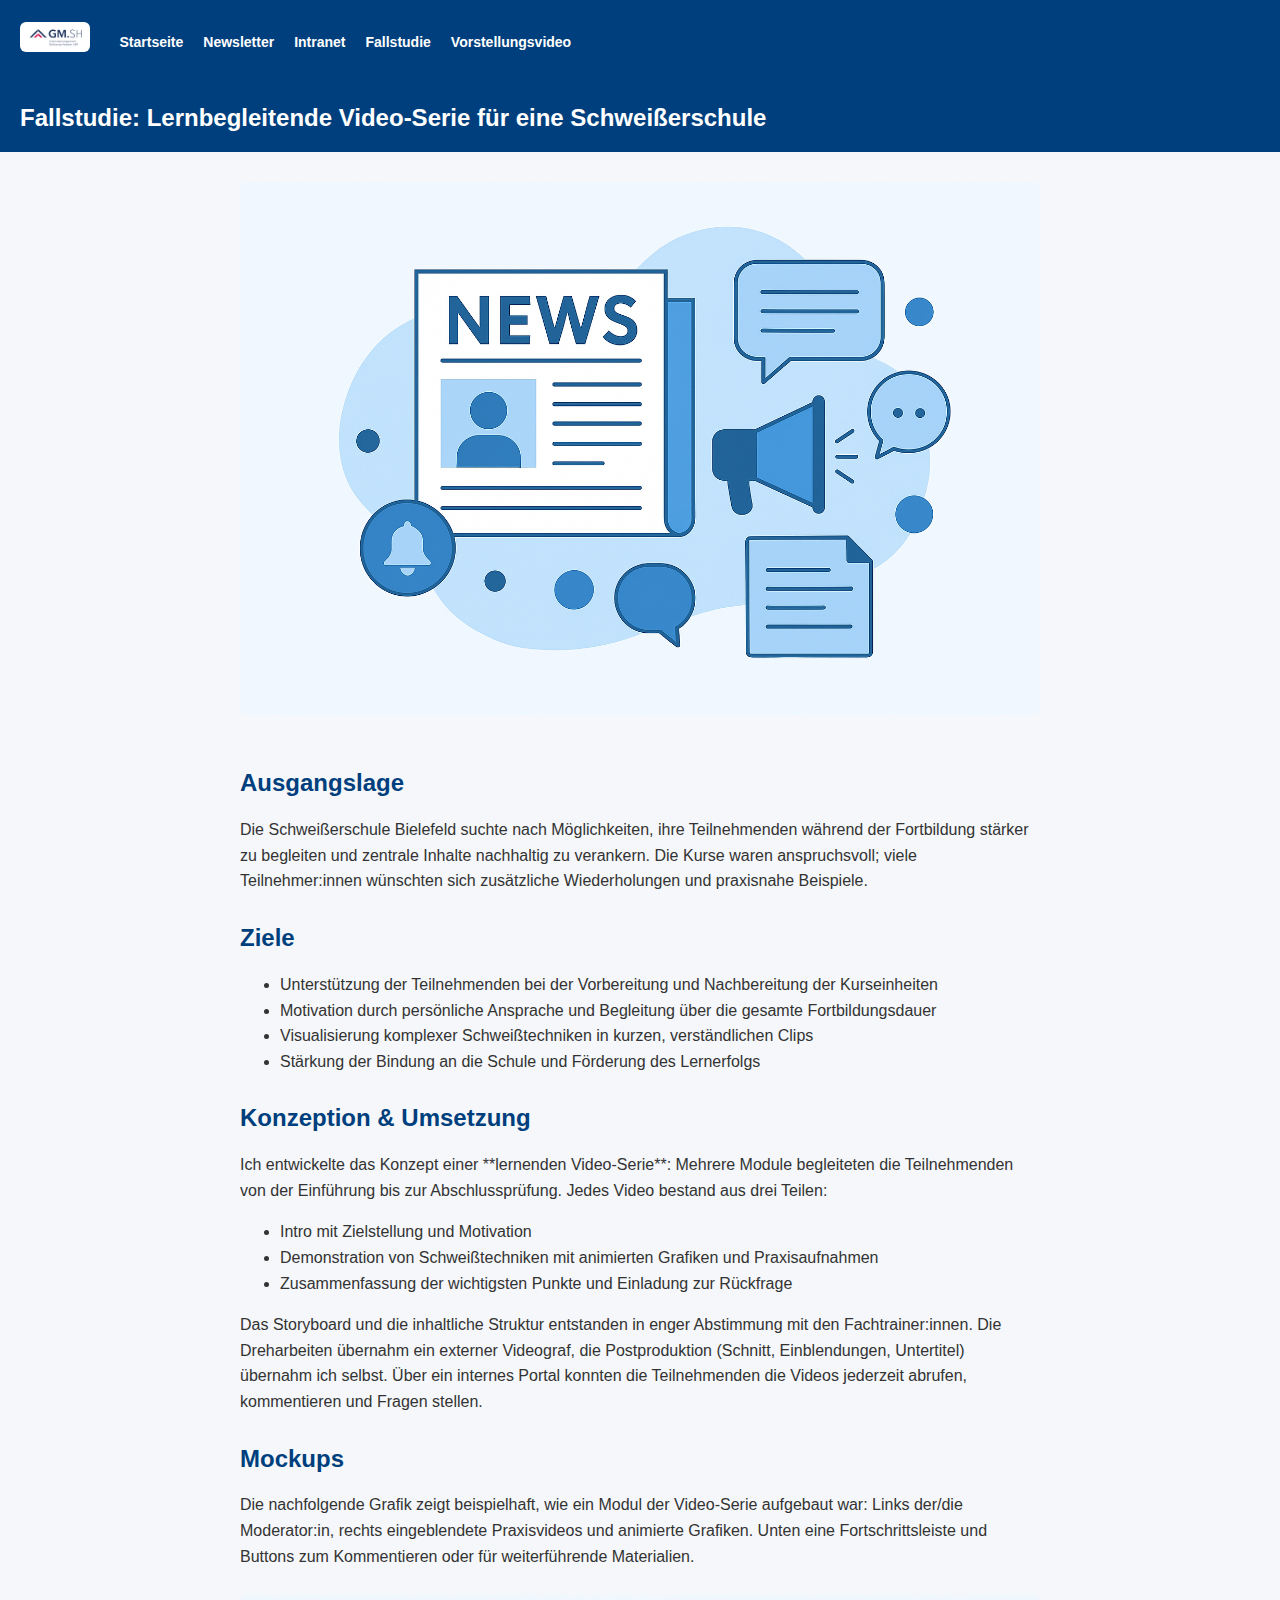
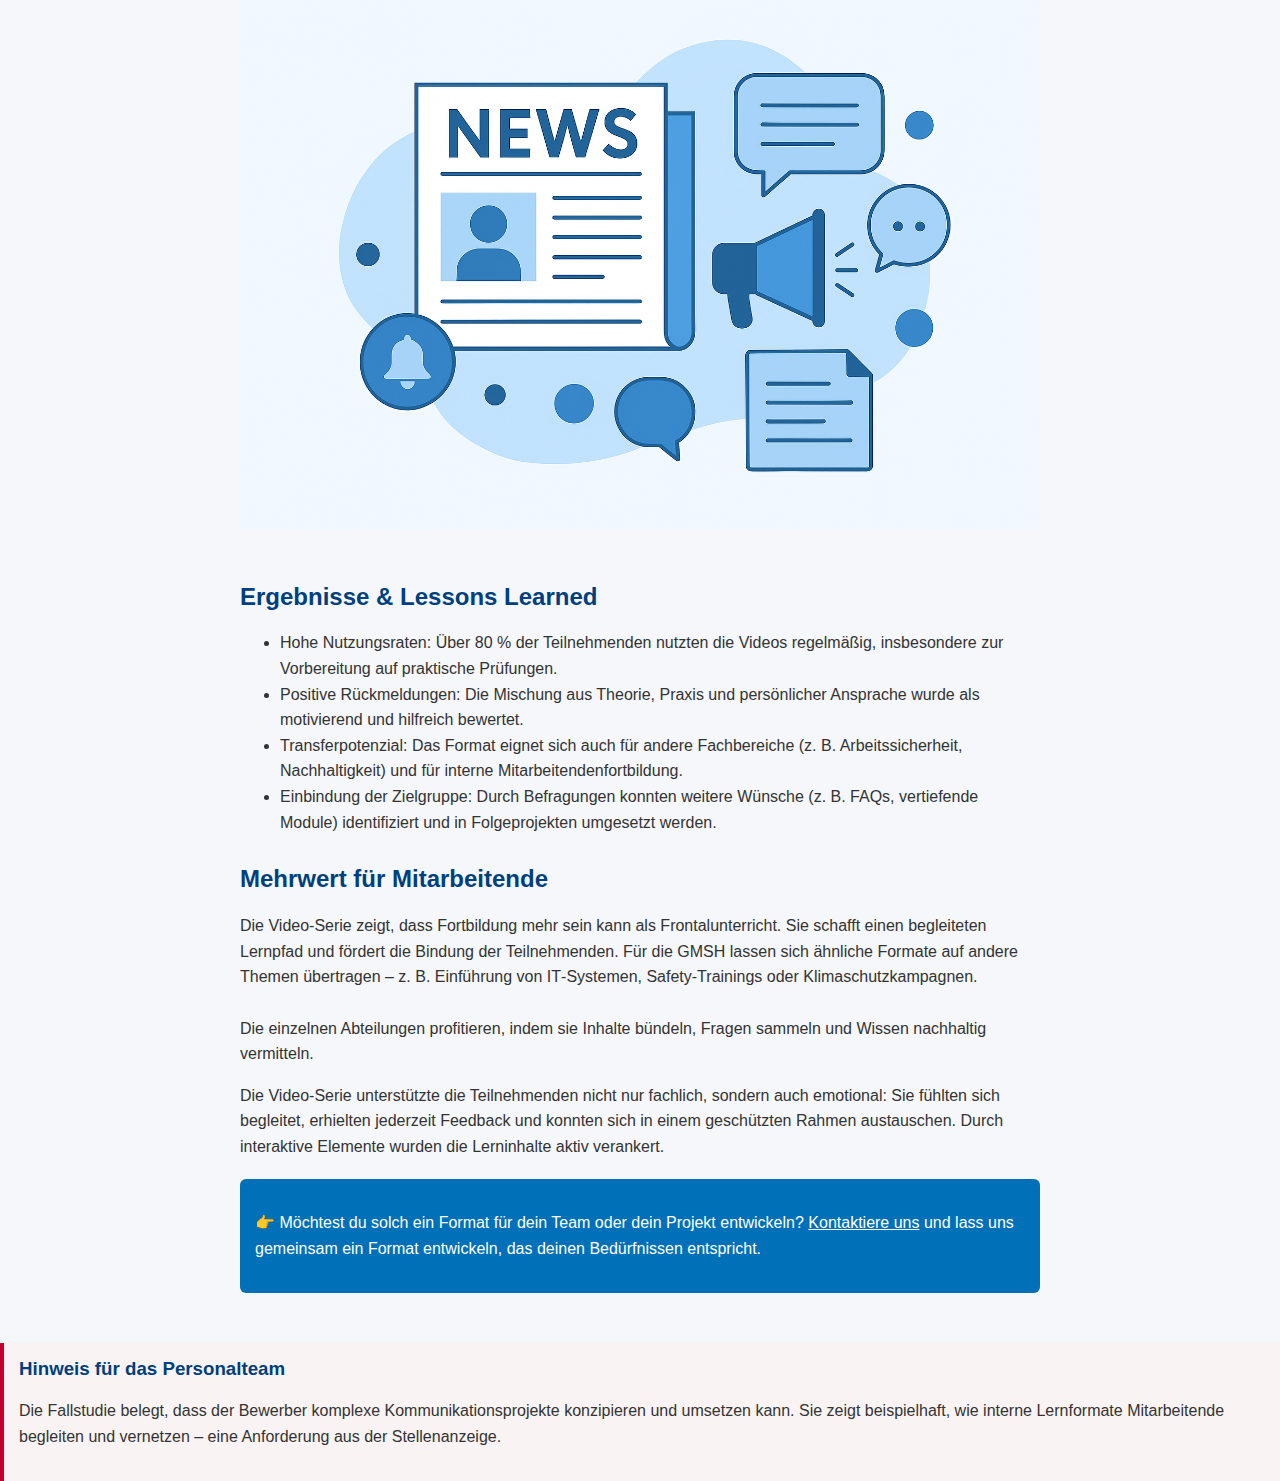
<file: case-study/index.html>
<!DOCTYPE html>
<html lang="de">
<head>
<meta charset="UTF-8">
<title>Fallstudie: Video‑Serie für die Schweißerschule</title>
<style>
  body { font-family: Arial, sans-serif; margin: 0; background: #f5f7fa; color: #333; }
  header { background: #003f7d; color: white; padding: 20px; }
  header h1 { margin: 0; font-size: 24px; }
  .container { padding: 20px; max-width: 800px; margin: auto; }
  h2 { color: #003f7d; margin-top: 30px; }
  p { line-height: 1.6; }
  ul { line-height: 1.6; }
  img { width: 100%; height: auto; border-radius: 6px; margin-top: 10px; margin-bottom: 20px; }
  .cta { margin-top: 20px; background: #0070b8; color: white; padding: 15px; border-radius: 6px; }
  .cta a { color: white; text-decoration: underline; }
/* CTA button style */
a.cta-button {
  background: #c5002e;
  color: white;
  padding: 10px 16px;
  border-radius: 4px;
  text-decoration: none;
  font-weight: bold;
  display: inline-flex;
  align-items: center;
  gap: 8px;
}
a.cta-button:hover {
  background: #a40024;
}
a.cta-button svg {
  width: 16px;
  height: 16px;
  fill: white;
}

.hr-explanation { background: #f9f3f3; border-left: 4px solid #c5002e; padding: 15px; margin-top: 30px; color: #333; }.hr-explanation h3 { margin-top: 0; color: #003f7d; }</style>

    <style>
    .navbar { background: #003f7d; color: white; padding: 12px 20px; display: flex; gap: 20px; align-items: center; }
    .navbar a { color: white; text-decoration: none; font-weight: bold; font-size: 14px; }
    .navbar a:hover { text-decoration: underline; }
    /* CTA button style */
a.cta-button {
  background: #c5002e;
  color: white;
  padding: 10px 16px;
  border-radius: 4px;
  text-decoration: none;
  font-weight: bold;
  display: inline-flex;
  align-items: center;
  gap: 8px;
}
a.cta-button:hover {
  background: #a40024;
}
a.cta-button svg {
  width: 16px;
  height: 16px;
  fill: white;
}

</style>
    </head>
<body>
<nav class="navbar">
    <img src="../assets/logo_gmsh.png" alt="GMSH Logo" style="height:30px;width:auto;margin-right:10px;vertical-align:middle;object-fit:contain;" />
    <a href="../index.html">Startseite</a>
    <a href="../newsletter/index.html">Newsletter</a>
    <a href="../intranet/index.html">Intranet</a>
    <a href="../case-study/index.html">Fallstudie</a>
    <a href="../intro/index.html">Vorstellungsvideo</a>
</nav>

<header>
  <h1>Fallstudie: Lernbegleitende Video‑Serie für eine Schweißerschule</h1>
</header>
<div class="container">
  <img src="images/case_study.png" alt="Video‑Serie Konzept">
  <h2>Ausgangslage</h2>
  <p>Die Schweißerschule Bielefeld suchte nach Möglichkeiten, ihre Teilnehmenden während der Fortbildung stärker zu begleiten und zentrale Inhalte nachhaltig zu verankern. Die Kurse waren anspruchsvoll; viele Teilnehmer:innen wünschten sich zusätzliche Wiederholungen und praxisnahe Beispiele.</p>

  <h2>Ziele</h2>
  <ul>
    <li>Unterstützung der Teilnehmenden bei der Vorbereitung und Nachbereitung der Kurseinheiten</li>
    <li>Motivation durch persönliche Ansprache und Begleitung über die gesamte Fortbildungsdauer</li>
    <li>Visualisierung komplexer Schweißtechniken in kurzen, verständlichen Clips</li>
    <li>Stärkung der Bindung an die Schule und Förderung des Lernerfolgs</li>
  </ul>

  <h2>Konzeption &amp; Umsetzung</h2>
  <p>Ich entwickelte das Konzept einer **lernenden Video‑Serie**: Mehrere Module begleiteten die Teilnehmenden von der Einführung bis zur Abschlussprüfung. Jedes Video bestand aus drei Teilen:</p>
  <ul>
    <li>Intro mit Zielstellung und Motivation</li>
    <li>Demonstration von Schweißtechniken mit animierten Grafiken und Praxisaufnahmen</li>
    <li>Zusammenfassung der wichtigsten Punkte und Einladung zur Rückfrage</li>
  </ul>
  <p>Das Storyboard und die inhaltliche Struktur entstanden in enger Abstimmung mit den Fachtrainer:innen. Die Dreharbeiten übernahm ein externer Videograf, die Postproduktion (Schnitt, Einblendungen, Untertitel) übernahm ich selbst. Über ein internes Portal konnten die Teilnehmenden die Videos jederzeit abrufen, kommentieren und Fragen stellen.</p>

  <h2>Mockups</h2>
  <p>Die nachfolgende Grafik zeigt beispielhaft, wie ein Modul der Video‑Serie aufgebaut war: Links der/die Moderator:in, rechts eingeblendete Praxisvideos und animierte Grafiken. Unten eine Fortschrittsleiste und Buttons zum Kommentieren oder für weiterführende Materialien.</p>
  <img src="images/case_study.png" alt="Mockup Video‑Modul">

  <h2>Ergebnisse &amp; Lessons Learned</h2>
  <ul>
    <li>Hohe Nutzungsraten: Über 80 % der Teilnehmenden nutzten die Videos regelmäßig, insbesondere zur Vorbereitung auf praktische Prüfungen.</li>
    <li>Positive Rückmeldungen: Die Mischung aus Theorie, Praxis und persönlicher Ansprache wurde als motivierend und hilfreich bewertet.</li>
    <li>Transferpotenzial: Das Format eignet sich auch für andere Fachbereiche (z. B. Arbeitssicherheit, Nachhaltigkeit) und für interne Mitarbeitendenfortbildung.</li>
    <li>Einbindung der Zielgruppe: Durch Befragungen konnten weitere Wünsche (z. B. FAQs, vertiefende Module) identifiziert und in Folgeprojekten umgesetzt werden.</li>
  </ul>

  <h2>Mehrwert für Mitarbeitende</h2>
  <p>Die Video‑Serie zeigt, dass Fortbildung mehr sein kann als Frontalunterricht. Sie schafft einen begleiteten Lernpfad und fördert die Bindung der Teilnehmenden. Für die GMSH lassen sich ähnliche Formate auf andere Themen übertragen – z. B. Einführung von IT‑Systemen, Safety‑Trainings oder Klimaschutzkampagnen.
  <br><br>Die einzelnen Abteilungen profitieren, indem sie Inhalte bündeln, Fragen sammeln und Wissen nachhaltig vermitteln.</p>
  <p>Die Video‑Serie unterstützte die Teilnehmenden nicht nur fachlich, sondern auch emotional: Sie fühlten sich begleitet, erhielten jederzeit Feedback und konnten sich in einem geschützten Rahmen austauschen. Durch interaktive Elemente wurden die Lerninhalte aktiv verankert.</p>
  <div class="cta">
    <p>👉 Möchtest du solch ein Format für dein Team oder dein Projekt entwickeln? <a href="mailto:kommunikation@gmsh.de">Kontaktiere uns</a> und lass uns gemeinsam ein Format entwickeln, das deinen Bedürfnissen entspricht.</p>
  </div>
</div>
<div class="hr-explanation"><h3>Hinweis für das Personalteam</h3><p>Die Fallstudie belegt, dass der Bewerber komplexe Kommunikationsprojekte konzipieren und umsetzen kann.  Sie zeigt beispielhaft, wie interne Lernformate Mitarbeitende begleiten und vernetzen – eine Anforderung aus der Stellenanzeige.</p></div></body>
</html>
</file>
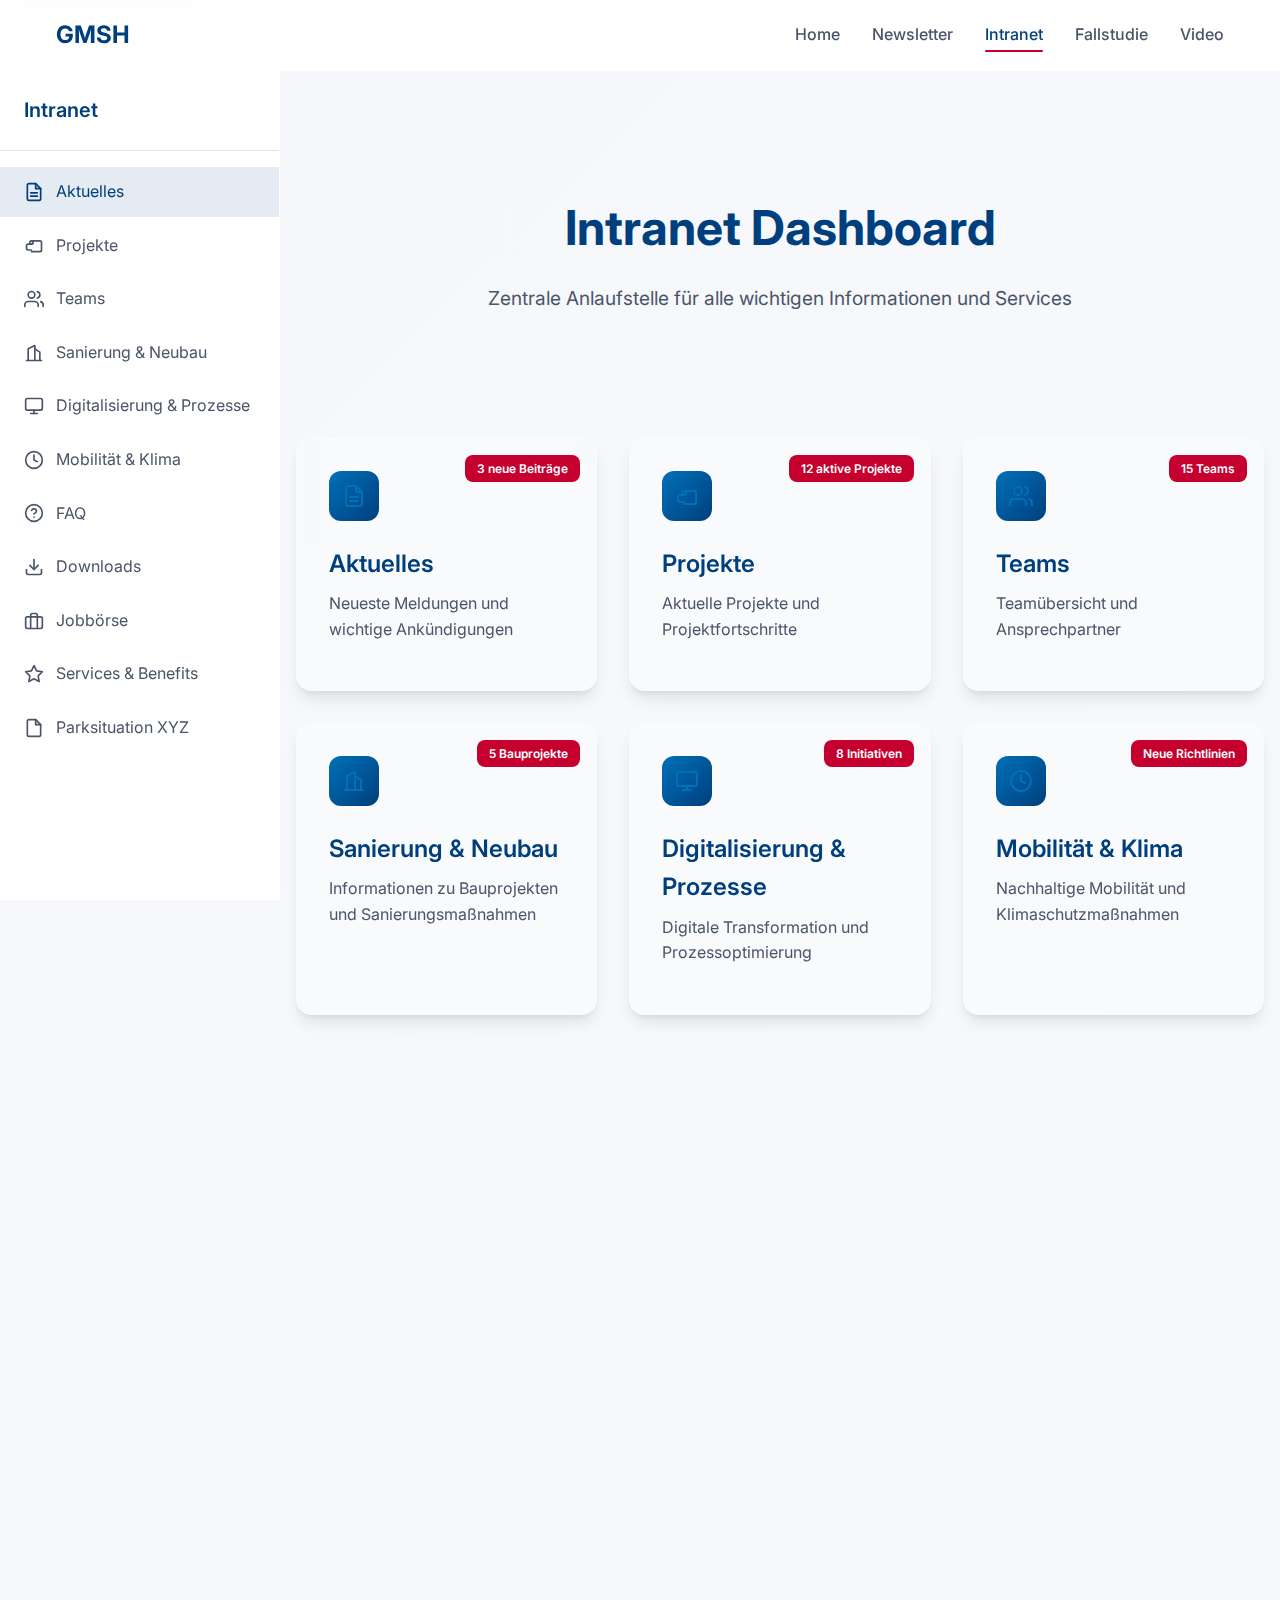
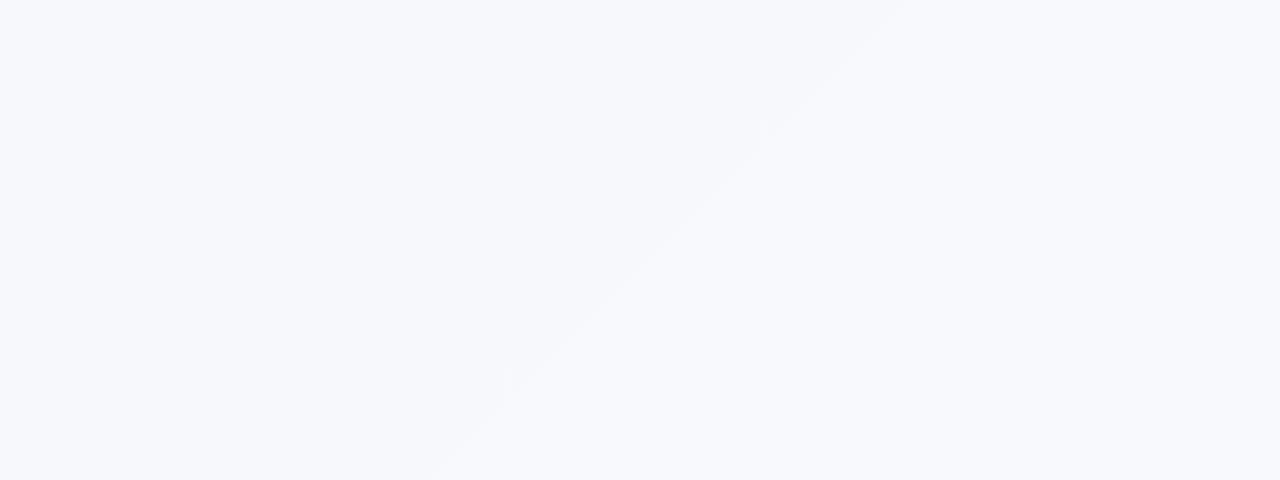
<file: intranet/index.html>
<!DOCTYPE html>
<html lang="de">
<head>
    <meta charset="UTF-8">
    <meta name="viewport" content="width=device-width, initial-scale=1.0">
    <title>Intranet - GMSH Interne Kommunikation</title>
    <link rel="preconnect" href="https://fonts.googleapis.com">
    <link rel="preconnect" href="https://fonts.gstatic.com" crossorigin>
    <link href="https://fonts.googleapis.com/css2?family=Inter:wght@300;400;500;600;700&display=swap" rel="stylesheet">
    <link rel="stylesheet" href="../assets/css/style.css">
</head>
<body class="intranet-page">
    <!-- Skip Link for Accessibility -->
    <a href="#main-content" class="skip-link">Zum Hauptinhalt springen</a>
    
    <!-- Navigation -->
    <nav class="navbar" id="navbar">
        <div class="nav-container">
            <div class="nav-logo">
                <a href="../index.html" class="logo-text">GMSH</a>
            </div>
            <ul class="nav-menu" id="nav-menu">
                <li class="nav-item">
                    <a href="../index.html" class="nav-link">Home</a>
                </li>
                <li class="nav-item">
                    <a href="../newsletter/index.html" class="nav-link">Newsletter</a>
                </li>
                <li class="nav-item">
                    <a href="index.html" class="nav-link active">Intranet</a>
                </li>
                <li class="nav-item">
                    <a href="../case-study/index.html" class="nav-link">Fallstudie</a>
                </li>
                <li class="nav-item">
                    <a href="../intro/index.html" class="nav-link">Video</a>
                </li>
            </ul>
            <div class="hamburger" id="hamburger">
                <span class="bar"></span>
                <span class="bar"></span>
                <span class="bar"></span>
            </div>
        </div>
    </nav>

    <!-- Sidebar Toggle for Mobile -->
    <button class="sidebar-toggle" id="sidebar-toggle" aria-label="Intranet-Menü öffnen">
        <svg width="24" height="24" viewBox="0 0 24 24" fill="none" stroke="currentColor" stroke-width="2" stroke-linecap="round" stroke-linejoin="round">
            <line x1="3" y1="6" x2="21" y2="6"/>
            <line x1="3" y1="12" x2="21" y2="12"/>
            <line x1="3" y1="18" x2="21" y2="18"/>
        </svg>
    </button>

    <!-- Sidebar Overlay -->
    <div class="sidebar-overlay" id="sidebar-overlay"></div>

    <!-- Sidebar -->
    <aside class="sidebar" id="sidebar" role="navigation" aria-label="Intranet-Navigation">
        <div class="sidebar-header">
            <h2 class="sidebar-title">Intranet</h2>
            <button class="sidebar-close" id="sidebar-close" aria-label="Menü schließen">
                <svg width="24" height="24" viewBox="0 0 24 24" fill="none" stroke="currentColor" stroke-width="2" stroke-linecap="round" stroke-linejoin="round">
                    <line x1="18" y1="6" x2="6" y2="18"/>
                    <line x1="6" y1="6" x2="18" y2="18"/>
                </svg>
            </button>
        </div>
        <nav class="sidebar-nav">
            <ul class="sidebar-menu">
                <li class="sidebar-item">
                    <a href="#aktuelles" class="sidebar-link active">
                        <svg width="20" height="20" viewBox="0 0 24 24" fill="none" stroke="currentColor" stroke-width="2" stroke-linecap="round" stroke-linejoin="round">
                            <path d="M14 2H6a2 2 0 0 0-2 2v16a2 2 0 0 0 2 2h12a2 2 0 0 0 2-2V8z"/>
                            <polyline points="14,2 14,8 20,8"/>
                            <line x1="16" y1="13" x2="8" y2="13"/>
                            <line x1="16" y1="17" x2="8" y2="17"/>
                        </svg>
                        Aktuelles
                    </a>
                </li>
                <li class="sidebar-item">
                    <a href="#projekte" class="sidebar-link">
                        <svg width="20" height="20" viewBox="0 0 24 24" fill="none" stroke="currentColor" stroke-width="2" stroke-linecap="round" stroke-linejoin="round">
                            <path d="M9 11H5a2 2 0 0 0-2 2v3a2 2 0 0 0 2 2h4"/>
                            <path d="M9 7h10a2 2 0 0 1 2 2v9a2 2 0 0 1-2 2H9"/>
                            <circle cx="9" cy="9" r="2"/>
                        </svg>
                        Projekte
                    </a>
                </li>
                <li class="sidebar-item">
                    <a href="#teams" class="sidebar-link">
                        <svg width="20" height="20" viewBox="0 0 24 24" fill="none" stroke="currentColor" stroke-width="2" stroke-linecap="round" stroke-linejoin="round">
                            <path d="M17 21v-2a4 4 0 0 0-4-4H5a4 4 0 0 0-4 4v2"/>
                            <circle cx="9" cy="7" r="4"/>
                            <path d="M23 21v-2a4 4 0 0 0-3-3.87"/>
                            <path d="M16 3.13a4 4 0 0 1 0 7.75"/>
                        </svg>
                        Teams
                    </a>
                </li>
                <li class="sidebar-item">
                    <a href="#sanierung-neubau" class="sidebar-link">
                        <svg width="20" height="20" viewBox="0 0 24 24" fill="none" stroke="currentColor" stroke-width="2" stroke-linecap="round" stroke-linejoin="round">
                            <path d="M3 21h18"/>
                            <path d="M5 21V7l8-4v18"/>
                            <path d="M19 21V11l-6-4"/>
                        </svg>
                        Sanierung & Neubau
                    </a>
                </li>
                <li class="sidebar-item">
                    <a href="#digitalisierung" class="sidebar-link">
                        <svg width="20" height="20" viewBox="0 0 24 24" fill="none" stroke="currentColor" stroke-width="2" stroke-linecap="round" stroke-linejoin="round">
                            <rect x="2" y="3" width="20" height="14" rx="2" ry="2"/>
                            <line x1="8" y1="21" x2="16" y2="21"/>
                            <line x1="12" y1="17" x2="12" y2="21"/>
                        </svg>
                        Digitalisierung & Prozesse
                    </a>
                </li>
                <li class="sidebar-item">
                    <a href="#mobilitaet" class="sidebar-link">
                        <svg width="20" height="20" viewBox="0 0 24 24" fill="none" stroke="currentColor" stroke-width="2" stroke-linecap="round" stroke-linejoin="round">
                            <circle cx="12" cy="12" r="10"/>
                            <path d="M12 6v6l4 2"/>
                        </svg>
                        Mobilität & Klima
                    </a>
                </li>
                <li class="sidebar-item">
                    <a href="#faq" class="sidebar-link">
                        <svg width="20" height="20" viewBox="0 0 24 24" fill="none" stroke="currentColor" stroke-width="2" stroke-linecap="round" stroke-linejoin="round">
                            <circle cx="12" cy="12" r="10"/>
                            <path d="M9.09 9a3 3 0 0 1 5.83 1c0 2-3 3-3 3"/>
                            <path d="M12 17h.01"/>
                        </svg>
                        FAQ
                    </a>
                </li>
                <li class="sidebar-item">
                    <a href="#downloads" class="sidebar-link">
                        <svg width="20" height="20" viewBox="0 0 24 24" fill="none" stroke="currentColor" stroke-width="2" stroke-linecap="round" stroke-linejoin="round">
                            <path d="M21 15v4a2 2 0 0 1-2 2H5a2 2 0 0 1-2-2v-4"/>
                            <polyline points="7,10 12,15 17,10"/>
                            <line x1="12" y1="15" x2="12" y2="3"/>
                        </svg>
                        Downloads
                    </a>
                </li>
                <li class="sidebar-item">
                    <a href="#jobboerse" class="sidebar-link">
                        <svg width="20" height="20" viewBox="0 0 24 24" fill="none" stroke="currentColor" stroke-width="2" stroke-linecap="round" stroke-linejoin="round">
                            <rect x="2" y="7" width="20" height="14" rx="2" ry="2"/>
                            <path d="M16 21V5a2 2 0 0 0-2-2h-4a2 2 0 0 0-2 2v16"/>
                        </svg>
                        Jobbörse
                    </a>
                </li>
                <li class="sidebar-item">
                    <a href="#services" class="sidebar-link">
                        <svg width="20" height="20" viewBox="0 0 24 24" fill="none" stroke="currentColor" stroke-width="2" stroke-linecap="round" stroke-linejoin="round">
                            <path d="M12 2l3.09 6.26L22 9.27l-5 4.87 1.18 6.88L12 17.77l-6.18 3.25L7 14.14 2 9.27l6.91-1.01L12 2z"/>
                        </svg>
                        Services & Benefits
                    </a>
                </li>
                <li class="sidebar-item">
                    <a href="#parksituation" class="sidebar-link">
                        <svg width="20" height="20" viewBox="0 0 24 24" fill="none" stroke="currentColor" stroke-width="2" stroke-linecap="round" stroke-linejoin="round">
                            <path d="M14 2H6a2 2 0 0 0-2 2v16a2 2 0 0 0 2 2h12a2 2 0 0 0 2-2V8z"/>
                            <polyline points="14,2 14,8 20,8"/>
                        </svg>
                        Parksituation XYZ
                    </a>
                </li>
            </ul>
        </nav>
    </aside>

    <!-- Main Content -->
    <main id="main-content" class="main-content">
        <div class="container">
            <!-- Page Header -->
            <section class="page-header">
                <h1 class="page-title fade-in">Intranet Dashboard</h1>
                <p class="page-subtitle fade-in">Zentrale Anlaufstelle für alle wichtigen Informationen und Services</p>
            </section>

            <!-- Quick Access Cards -->
            <section class="quick-access">
                <div class="cards-grid">
                    <div class="quick-card glass-card fade-in" id="aktuelles">
                        <div class="card-icon">
                            <svg width="24" height="24" viewBox="0 0 24 24" fill="none" stroke="currentColor" stroke-width="2" stroke-linecap="round" stroke-linejoin="round">
                                <path d="M14 2H6a2 2 0 0 0-2 2v16a2 2 0 0 0 2 2h12a2 2 0 0 0 2-2V8z"/>
                                <polyline points="14,2 14,8 20,8"/>
                                <line x1="16" y1="13" x2="8" y2="13"/>
                                <line x1="16" y1="17" x2="8" y2="17"/>
                            </svg>
                        </div>
                        <h3 class="card-title">Aktuelles</h3>
                        <p class="card-description">Neueste Meldungen und wichtige Ankündigungen</p>
                        <div class="card-badge">3 neue Beiträge</div>
                    </div>

                    <div class="quick-card glass-card fade-in" id="projekte">
                        <div class="card-icon">
                            <svg width="24" height="24" viewBox="0 0 24 24" fill="none" stroke="currentColor" stroke-width="2" stroke-linecap="round" stroke-linejoin="round">
                                <path d="M9 11H5a2 2 0 0 0-2 2v3a2 2 0 0 0 2 2h4"/>
                                <path d="M9 7h10a2 2 0 0 1 2 2v9a2 2 0 0 1-2 2H9"/>
                                <circle cx="9" cy="9" r="2"/>
                            </svg>
                        </div>
                        <h3 class="card-title">Projekte</h3>
                        <p class="card-description">Aktuelle Projekte und Projektfortschritte</p>
                        <div class="card-badge">12 aktive Projekte</div>
                    </div>

                    <div class="quick-card glass-card fade-in" id="teams">
                        <div class="card-icon">
                            <svg width="24" height="24" viewBox="0 0 24 24" fill="none" stroke="currentColor" stroke-width="2" stroke-linecap="round" stroke-linejoin="round">
                                <path d="M17 21v-2a4 4 0 0 0-4-4H5a4 4 0 0 0-4 4v2"/>
                                <circle cx="9" cy="7" r="4"/>
                                <path d="M23 21v-2a4 4 0 0 0-3-3.87"/>
                                <path d="M16 3.13a4 4 0 0 1 0 7.75"/>
                            </svg>
                        </div>
                        <h3 class="card-title">Teams</h3>
                        <p class="card-description">Teamübersicht und Ansprechpartner</p>
                        <div class="card-badge">15 Teams</div>
                    </div>

                    <div class="quick-card glass-card fade-in" id="sanierung-neubau">
                        <div class="card-icon">
                            <svg width="24" height="24" viewBox="0 0 24 24" fill="none" stroke="currentColor" stroke-width="2" stroke-linecap="round" stroke-linejoin="round">
                                <path d="M3 21h18"/>
                                <path d="M5 21V7l8-4v18"/>
                                <path d="M19 21V11l-6-4"/>
                            </svg>
                        </div>
                        <h3 class="card-title">Sanierung & Neubau</h3>
                        <p class="card-description">Informationen zu Bauprojekten und Sanierungsmaßnahmen</p>
                        <div class="card-badge">5 Bauprojekte</div>
                    </div>

                    <div class="quick-card glass-card fade-in" id="digitalisierung">
                        <div class="card-icon">
                            <svg width="24" height="24" viewBox="0 0 24 24" fill="none" stroke="currentColor" stroke-width="2" stroke-linecap="round" stroke-linejoin="round">
                                <rect x="2" y="3" width="20" height="14" rx="2" ry="2"/>
                                <line x1="8" y1="21" x2="16" y2="21"/>
                                <line x1="12" y1="17" x2="12" y2="21"/>
                            </svg>
                        </div>
                        <h3 class="card-title">Digitalisierung & Prozesse</h3>
                        <p class="card-description">Digitale Transformation und Prozessoptimierung</p>
                        <div class="card-badge">8 Initiativen</div>
                    </div>

                    <div class="quick-card glass-card fade-in" id="mobilitaet">
                        <div class="card-icon">
                            <svg width="24" height="24" viewBox="0 0 24 24" fill="none" stroke="currentColor" stroke-width="2" stroke-linecap="round" stroke-linejoin="round">
                                <circle cx="12" cy="12" r="10"/>
                                <path d="M12 6v6l4 2"/>
                            </svg>
                        </div>
                        <h3 class="card-title">Mobilität & Klima</h3>
                        <p class="card-description">Nachhaltige Mobilität und Klimaschutzmaßnahmen</p>
                        <div class="card-badge">Neue Richtlinien</div>
                    </div>
                </div>
            </section>

            <!-- Services Section -->
            <section class="services-section">
                <h2 class="section-title fade-in">Services & Informationen</h2>
                <div class="services-grid">
                    <a href="#faq" class="service-card glass-card fade-in">
                        <div class="service-icon">
                            <svg width="32" height="32" viewBox="0 0 24 24" fill="none" stroke="currentColor" stroke-width="2" stroke-linecap="round" stroke-linejoin="round">
                                <circle cx="12" cy="12" r="10"/>
                                <path d="M9.09 9a3 3 0 0 1 5.83 1c0 2-3 3-3 3"/>
                                <path d="M12 17h.01"/>
                            </svg>
                        </div>
                        <h3 class="service-title">FAQ</h3>
                        <p class="service-description">Häufig gestellte Fragen und Antworten</p>
                    </a>

                    <a href="#downloads" class="service-card glass-card fade-in">
                        <div class="service-icon">
                            <svg width="32" height="32" viewBox="0 0 24 24" fill="none" stroke="currentColor" stroke-width="2" stroke-linecap="round" stroke-linejoin="round">
                                <path d="M21 15v4a2 2 0 0 1-2 2H5a2 2 0 0 1-2-2v-4"/>
                                <polyline points="7,10 12,15 17,10"/>
                                <line x1="12" y1="15" x2="12" y2="3"/>
                            </svg>
                        </div>
                        <h3 class="service-title">Downloads</h3>
                        <p class="service-description">Formulare, Dokumente und Vorlagen</p>
                    </a>

                    <a href="#jobboerse" class="service-card glass-card fade-in">
                        <div class="service-icon">
                            <svg width="32" height="32" viewBox="0 0 24 24" fill="none" stroke="currentColor" stroke-width="2" stroke-linecap="round" stroke-linejoin="round">
                                <rect x="2" y="7" width="20" height="14" rx="2" ry="2"/>
                                <path d="M16 21V5a2 2 0 0 0-2-2h-4a2 2 0 0 0-2 2v16"/>
                            </svg>
                        </div>
                        <h3 class="service-title">Jobbörse</h3>
                        <p class="service-description">Interne Stellenausschreibungen</p>
                    </a>

                    <a href="#services" class="service-card glass-card fade-in">
                        <div class="service-icon">
                            <svg width="32" height="32" viewBox="0 0 24 24" fill="none" stroke="currentColor" stroke-width="2" stroke-linecap="round" stroke-linejoin="round">
                                <path d="M12 2l3.09 6.26L22 9.27l-5 4.87 1.18 6.88L12 17.77l-6.18 3.25L7 14.14 2 9.27l6.91-1.01L12 2z"/>
                            </svg>
                        </div>
                        <h3 class="service-title">Services & Benefits</h3>
                        <p class="service-description">Mitarbeitervorteile und Services</p>
                    </a>

                    <a href="#parksituation" class="service-card glass-card fade-in">
                        <div class="service-icon">
                            <svg width="32" height="32" viewBox="0 0 24 24" fill="none" stroke="currentColor" stroke-width="2" stroke-linecap="round" stroke-linejoin="round">
                                <path d="M14 2H6a2 2 0 0 0-2 2v16a2 2 0 0 0 2 2h12a2 2 0 0 0 2-2V8z"/>
                                <polyline points="14,2 14,8 20,8"/>
                            </svg>
                        </div>
                        <h3 class="service-title">Parksituation XYZ</h3>
                        <p class="service-description">Aktuelle Informationen zur Parksituation</p>
                    </a>
                </div>
            </section>
        </div>

        <!-- HR Callout -->
        <section class="hr-callout">
            <div class="container">
                <div class="callout-card glass-card fade-in">
                    <div class="callout-icon">
                        <svg width="24" height="24" viewBox="0 0 24 24" fill="none" stroke="currentColor" stroke-width="2" stroke-linecap="round" stroke-linejoin="round">
                            <circle cx="12" cy="12" r="10"/>
                            <path d="M9.09 9a3 3 0 0 1 5.83 1c0 2-3 3-3 3"/>
                            <path d="M12 17h.01"/>
                        </svg>
                    </div>
                    <div class="callout-content">
                        <h3 class="callout-title">Intranet-Konzept</h3>
                        <p class="callout-text">Ein gut strukturiertes Intranet ist das Rückgrat der internen Kommunikation. Diese Architektur zeigt, wie Information und Zusammenarbeit optimal gefördert werden.</p>
                    </div>
                </div>
            </div>
        </section>
    </main>

    <script src="../assets/js/app.js"></script>
</body>
</html>
</file>
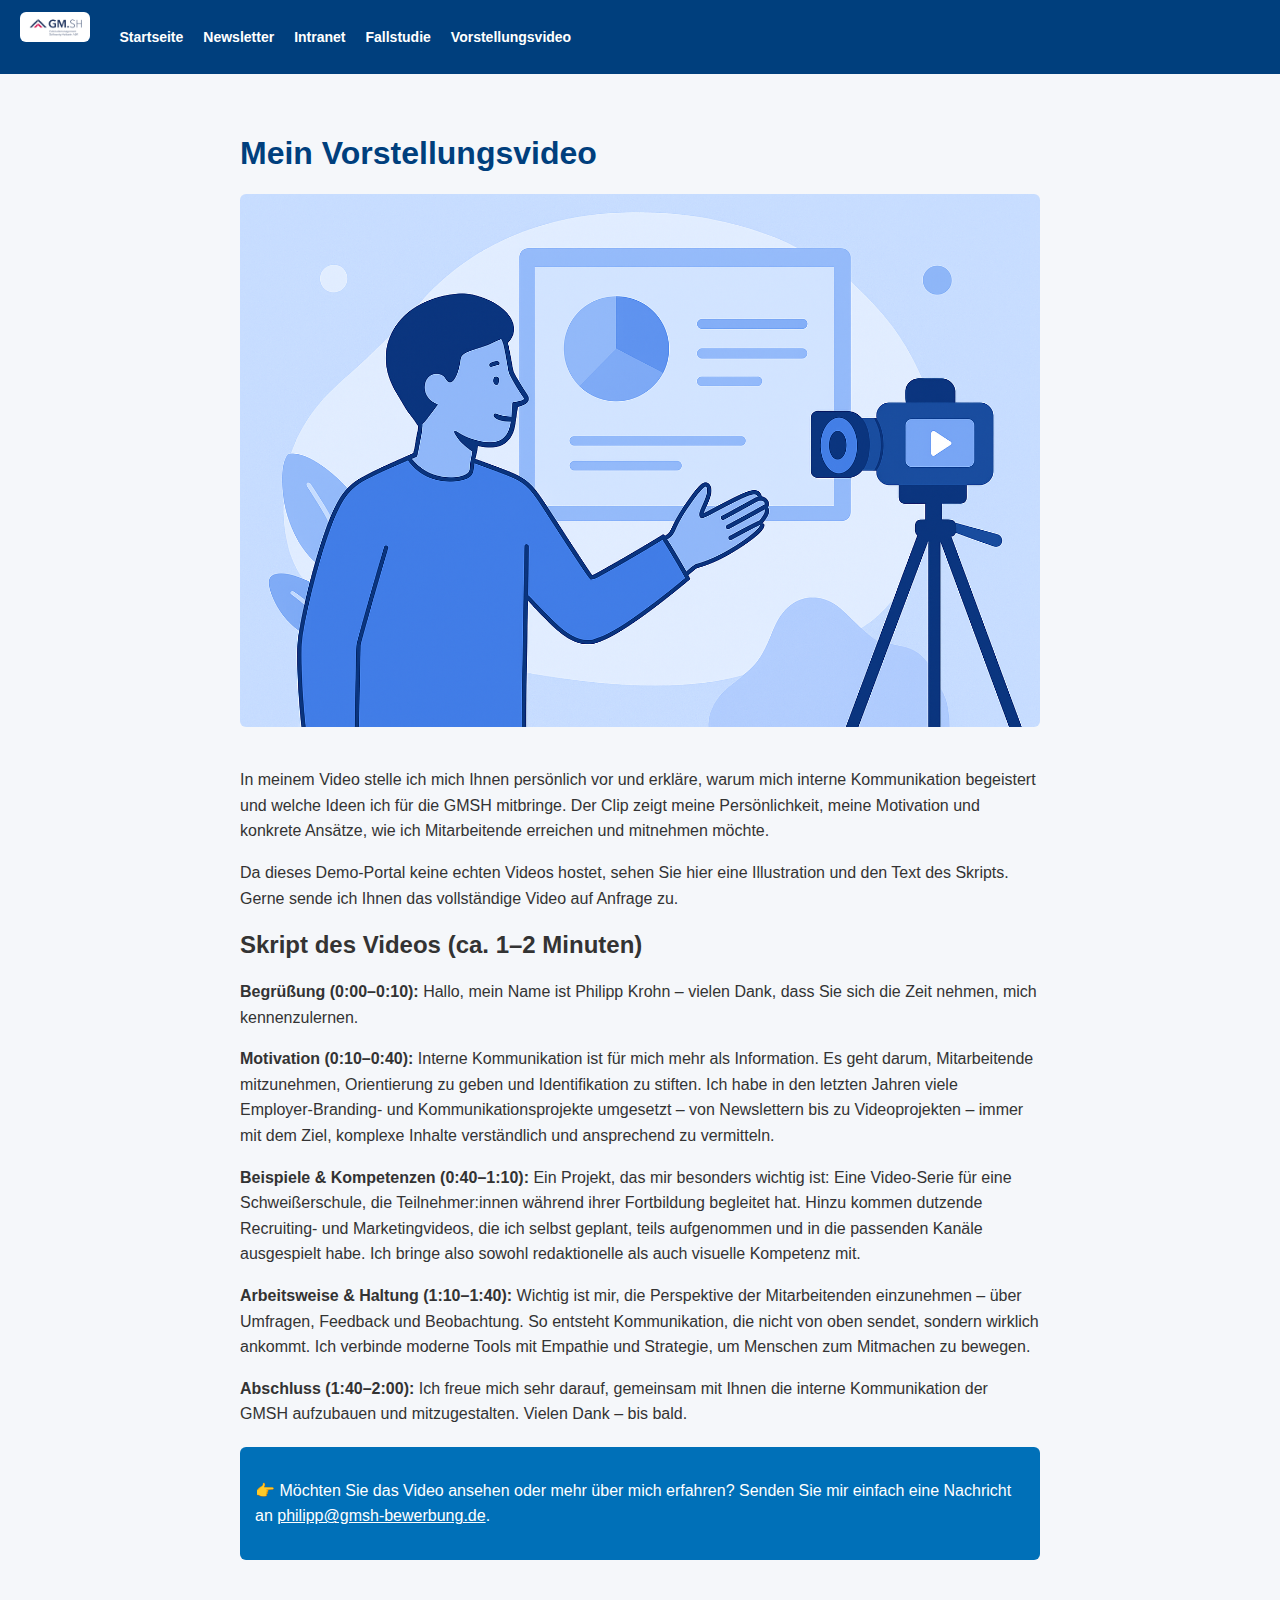
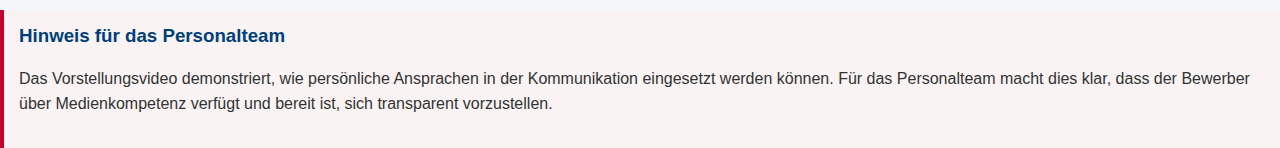
<file: intro/index.html>
<!DOCTYPE html>
<html lang="de">
<head>
<meta charset="UTF-8">
<title>Vorstellungsvideo – Philipp Krohn</title>
<style>
  body { margin: 0; font-family: Arial, sans-serif; background: #f5f7fa; color: #333; }
  .container { max-width: 800px; margin: 20px auto; padding: 20px; }
  h1 { color: #003f7d; }
  p { line-height: 1.6; }
  img { width: 100%; height: auto; border-radius: 6px; margin-bottom: 20px; }
  .cta { margin-top: 20px; background: #0070b8; color: white; padding: 15px; border-radius: 6px; }
  .cta a { color: white; text-decoration: underline; }
/* CTA button style */
a.cta-button {
  background: #c5002e;
  color: white;
  padding: 10px 16px;
  border-radius: 4px;
  text-decoration: none;
  font-weight: bold;
  display: inline-flex;
  align-items: center;
  gap: 8px;
}
a.cta-button:hover {
  background: #a40024;
}
a.cta-button svg {
  width: 16px;
  height: 16px;
  fill: white;
}

.hr-explanation { background: #f9f3f3; border-left: 4px solid #c5002e; padding: 15px; margin-top: 30px; color: #333; }.hr-explanation h3 { margin-top: 0; color: #003f7d; }</style>

    <style>
    .navbar { background: #003f7d; color: white; padding: 12px 20px; display: flex; gap: 20px; align-items: center; }
    .navbar a { color: white; text-decoration: none; font-weight: bold; font-size: 14px; }
    .navbar a:hover { text-decoration: underline; }
    /* CTA button style */
a.cta-button {
  background: #c5002e;
  color: white;
  padding: 10px 16px;
  border-radius: 4px;
  text-decoration: none;
  font-weight: bold;
  display: inline-flex;
  align-items: center;
  gap: 8px;
}
a.cta-button:hover {
  background: #a40024;
}
a.cta-button svg {
  width: 16px;
  height: 16px;
  fill: white;
}

</style>
    </head>
<body>
<nav class="navbar">
    <img src="../assets/logo_gmsh.png" alt="GMSH Logo" style="height:30px;width:auto;margin-right:10px;vertical-align:middle;object-fit:contain;" />
    <a href="../index.html">Startseite</a>
    <a href="../newsletter/index.html">Newsletter</a>
    <a href="../intranet/index.html">Intranet</a>
    <a href="../case-study/index.html">Fallstudie</a>
    <a href="../intro/index.html">Vorstellungsvideo</a>
</nav>

<!-- Navigation bar will be inserted here -->
<div class="container">
  <h1>Mein Vorstellungsvideo</h1>
  <img src="images/intro_image.png" alt="Vorstellungsvideo Illustration">
  <p>In meinem Video stelle ich mich Ihnen persönlich vor und erkläre, warum mich interne Kommunikation begeistert und welche Ideen ich für die GMSH mitbringe. Der Clip zeigt meine Persönlichkeit, meine Motivation und konkrete Ansätze, wie ich Mitarbeitende erreichen und mitnehmen möchte.</p>
  <p>Da dieses Demo‑Portal keine echten Videos hostet, sehen Sie hier eine Illustration und den Text des Skripts. Gerne sende ich Ihnen das vollständige Video auf Anfrage zu.</p>
  <h2>Skript des Videos (ca. 1–2 Minuten)</h2>
  <p><strong>Begrüßung (0:00–0:10):</strong> Hallo, mein Name ist Philipp Krohn – vielen Dank, dass Sie sich die Zeit nehmen, mich kennenzulernen.</p>
  <p><strong>Motivation (0:10–0:40):</strong> Interne Kommunikation ist für mich mehr als Information. Es geht darum, Mitarbeitende mitzunehmen, Orientierung zu geben und Identifikation zu stiften. Ich habe in den letzten Jahren viele Employer‑Branding‑ und Kommunikationsprojekte umgesetzt – von Newslettern bis zu Videoprojekten – immer mit dem Ziel, komplexe Inhalte verständlich und ansprechend zu vermitteln.</p>
  <p><strong>Beispiele & Kompetenzen (0:40–1:10):</strong> Ein Projekt, das mir besonders wichtig ist: Eine Video‑Serie für eine Schweißerschule, die Teilnehmer:innen während ihrer Fortbildung begleitet hat. Hinzu kommen dutzende Recruiting‑ und Marketingvideos, die ich selbst geplant, teils aufgenommen und in die passenden Kanäle ausgespielt habe. Ich bringe also sowohl redaktionelle als auch visuelle Kompetenz mit.</p>
  <p><strong>Arbeitsweise & Haltung (1:10–1:40):</strong> Wichtig ist mir, die Perspektive der Mitarbeitenden einzunehmen – über Umfragen, Feedback und Beobachtung. So entsteht Kommunikation, die nicht von oben sendet, sondern wirklich ankommt. Ich verbinde moderne Tools mit Empathie und Strategie, um Menschen zum Mitmachen zu bewegen.</p>
  <p><strong>Abschluss (1:40–2:00):</strong> Ich freue mich sehr darauf, gemeinsam mit Ihnen die interne Kommunikation der GMSH aufzubauen und mitzugestalten. Vielen Dank – bis bald.</p>
  <div class="cta">
    <p>👉 Möchten Sie das Video ansehen oder mehr über mich erfahren? Senden Sie mir einfach eine Nachricht an <a href="mailto:philipp@gmsh-bewerbung.de">philipp@gmsh-bewerbung.de</a>.</p>
  </div>
</div>
<div class="hr-explanation"><h3>Hinweis für das Personalteam</h3><p>Das Vorstellungsvideo demonstriert, wie persönliche Ansprachen in der Kommunikation eingesetzt werden können.  Für das Personalteam macht dies klar, dass der Bewerber über Medienkompetenz verfügt und bereit ist, sich transparent vorzustellen.</p></div></body>
</html>
</file>
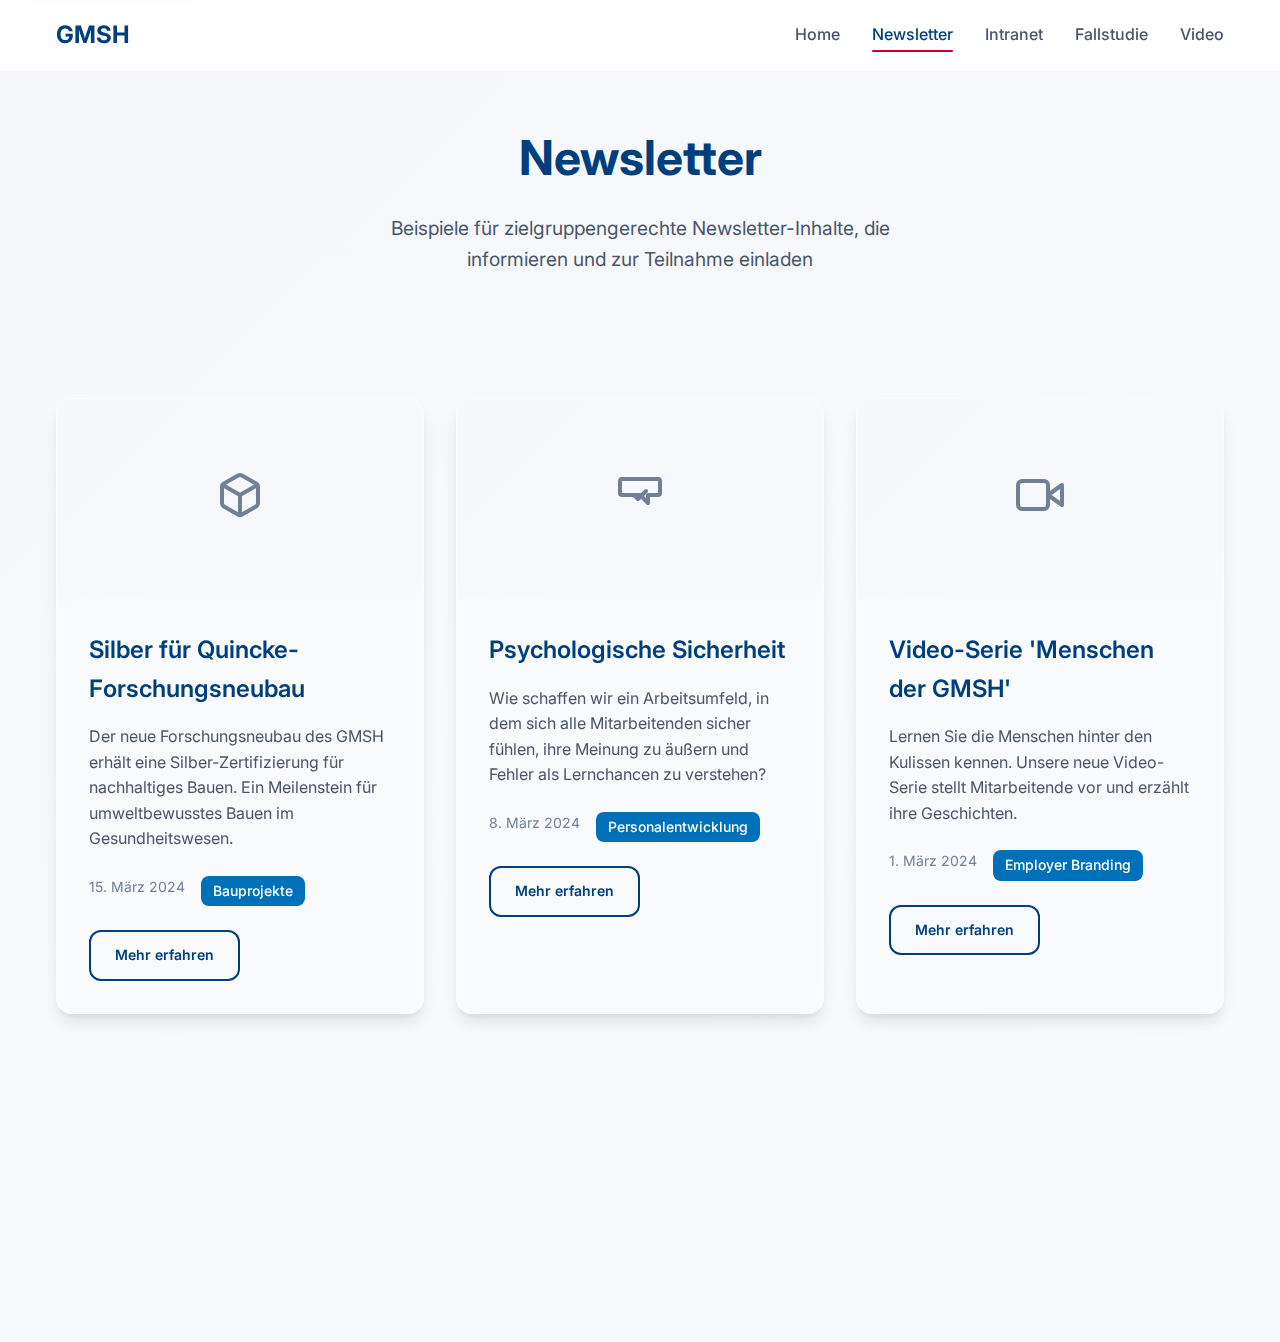
<file: newsletter/index.html>
<!DOCTYPE html>
<html lang="de">
<head>
    <meta charset="UTF-8">
    <meta name="viewport" content="width=device-width, initial-scale=1.0">
    <title>Newsletter - GMSH Interne Kommunikation</title>
    <link rel="preconnect" href="https://fonts.googleapis.com">
    <link rel="preconnect" href="https://fonts.gstatic.com" crossorigin>
    <link href="https://fonts.googleapis.com/css2?family=Inter:wght@300;400;500;600;700&display=swap" rel="stylesheet">
    <link rel="stylesheet" href="../assets/css/style.css">
</head>
<body>
    <!-- Skip Link for Accessibility -->
    <a href="#main-content" class="skip-link">Zum Hauptinhalt springen</a>
    
    <!-- Navigation -->
    <nav class="navbar" id="navbar">
        <div class="nav-container">
            <div class="nav-logo">
                <a href="../index.html" class="logo-text">GMSH</a>
            </div>
            <ul class="nav-menu" id="nav-menu">
                <li class="nav-item">
                    <a href="../index.html" class="nav-link">Home</a>
                </li>
                <li class="nav-item">
                    <a href="index.html" class="nav-link active">Newsletter</a>
                </li>
                <li class="nav-item">
                    <a href="../intranet/index.html" class="nav-link">Intranet</a>
                </li>
                <li class="nav-item">
                    <a href="../case-study/index.html" class="nav-link">Fallstudie</a>
                </li>
                <li class="nav-item">
                    <a href="../intro/index.html" class="nav-link">Video</a>
                </li>
            </ul>
            <div class="hamburger" id="hamburger">
                <span class="bar"></span>
                <span class="bar"></span>
                <span class="bar"></span>
            </div>
        </div>
    </nav>

    <!-- Main Content -->
    <main id="main-content">
        <!-- Page Header -->
        <section class="page-header">
            <div class="container">
                <h1 class="page-title fade-in">Newsletter</h1>
                <p class="page-subtitle fade-in">Beispiele für zielgruppengerechte Newsletter-Inhalte, die informieren und zur Teilnahme einladen</p>
            </div>
        </section>

        <!-- Newsletter Articles -->
        <section class="newsletter-articles">
            <div class="container">
                <div class="articles-grid">
                    <!-- Article 1 -->
                    <article class="article-card glass-card fade-in">
                        <div class="article-image">
                            <div class="image-placeholder">
                                <svg width="48" height="48" viewBox="0 0 24 24" fill="none" stroke="currentColor" stroke-width="2" stroke-linecap="round" stroke-linejoin="round">
                                    <path d="M21 16V8a2 2 0 0 0-1-1.73l-7-4a2 2 0 0 0-2 0l-7 4A2 2 0 0 0 3 8v8a2 2 0 0 0 1 1.73l7 4a2 2 0 0 0 2 0l7-4A2 2 0 0 0 21 16z"/>
                                    <polyline points="3.27,6.96 12,12.01 20.73,6.96"/>
                                    <line x1="12" y1="22.08" x2="12" y2="12"/>
                                </svg>
                            </div>
                        </div>
                        <div class="article-content">
                            <h3 class="article-title">Silber für Quincke-Forschungsneubau</h3>
                            <p class="article-excerpt">Der neue Forschungsneubau des GMSH erhält eine Silber-Zertifizierung für nachhaltiges Bauen. Ein Meilenstein für umweltbewusstes Bauen im Gesundheitswesen.</p>
                            <div class="article-meta">
                                <span class="article-date">15. März 2024</span>
                                <span class="article-category">Bauprojekte</span>
                            </div>
                            <a href="#" class="article-cta btn btn-outline">Mehr erfahren</a>
                        </div>
                    </article>

                    <!-- Article 2 -->
                    <article class="article-card glass-card fade-in">
                        <div class="article-image">
                            <div class="image-placeholder">
                                <svg width="48" height="48" viewBox="0 0 24 24" fill="none" stroke="currentColor" stroke-width="2" stroke-linecap="round" stroke-linejoin="round">
                                    <path d="M9 12l2 2 4-4"/>
                                    <path d="M21 12c.552 0 1-.448 1-1V5c0-.552-.448-1-1-1H3c-.552 0-1 .448-1 1v6c0 .552.448 1 1 1h9l4 4V12z"/>
                                </svg>
                            </div>
                        </div>
                        <div class="article-content">
                            <h3 class="article-title">Psychologische Sicherheit</h3>
                            <p class="article-excerpt">Wie schaffen wir ein Arbeitsumfeld, in dem sich alle Mitarbeitenden sicher fühlen, ihre Meinung zu äußern und Fehler als Lernchancen zu verstehen?</p>
                            <div class="article-meta">
                                <span class="article-date">8. März 2024</span>
                                <span class="article-category">Personalentwicklung</span>
                            </div>
                            <a href="#" class="article-cta btn btn-outline">Mehr erfahren</a>
                        </div>
                    </article>

                    <!-- Article 3 -->
                    <article class="article-card glass-card fade-in">
                        <div class="article-image">
                            <div class="image-placeholder">
                                <svg width="48" height="48" viewBox="0 0 24 24" fill="none" stroke="currentColor" stroke-width="2" stroke-linecap="round" stroke-linejoin="round">
                                    <polygon points="23 7 16 12 23 17 23 7"/>
                                    <rect x="1" y="5" width="15" height="14" rx="2" ry="2"/>
                                </svg>
                            </div>
                        </div>
                        <div class="article-content">
                            <h3 class="article-title">Video-Serie 'Menschen der GMSH'</h3>
                            <p class="article-excerpt">Lernen Sie die Menschen hinter den Kulissen kennen. Unsere neue Video-Serie stellt Mitarbeitende vor und erzählt ihre Geschichten.</p>
                            <div class="article-meta">
                                <span class="article-date">1. März 2024</span>
                                <span class="article-category">Employer Branding</span>
                            </div>
                            <a href="#" class="article-cta btn btn-outline">Mehr erfahren</a>
                        </div>
                    </article>
                </div>
            </div>
        </section>

        <!-- HR Callout -->
        <section class="hr-callout">
            <div class="container">
                <div class="callout-card glass-card fade-in">
                    <div class="callout-icon">
                        <svg width="24" height="24" viewBox="0 0 24 24" fill="none" stroke="currentColor" stroke-width="2" stroke-linecap="round" stroke-linejoin="round">
                            <circle cx="12" cy="12" r="10"/>
                            <path d="M9.09 9a3 3 0 0 1 5.83 1c0 2-3 3-3 3"/>
                            <path d="M12 17h.01"/>
                        </svg>
                    </div>
                    <div class="callout-content">
                        <h3 class="callout-title">Newsletter-Strategie</h3>
                        <p class="callout-text">Ein erfolgreicher Newsletter verbindet Information mit Emotion. Diese Beispiele zeigen, wie interne Kommunikation Mitarbeitende erreicht und zum Handeln motiviert.</p>
                    </div>
                </div>
            </div>
        </section>
    </main>

    <script src="../assets/js/app.js"></script>
</body>
</html>
</file>
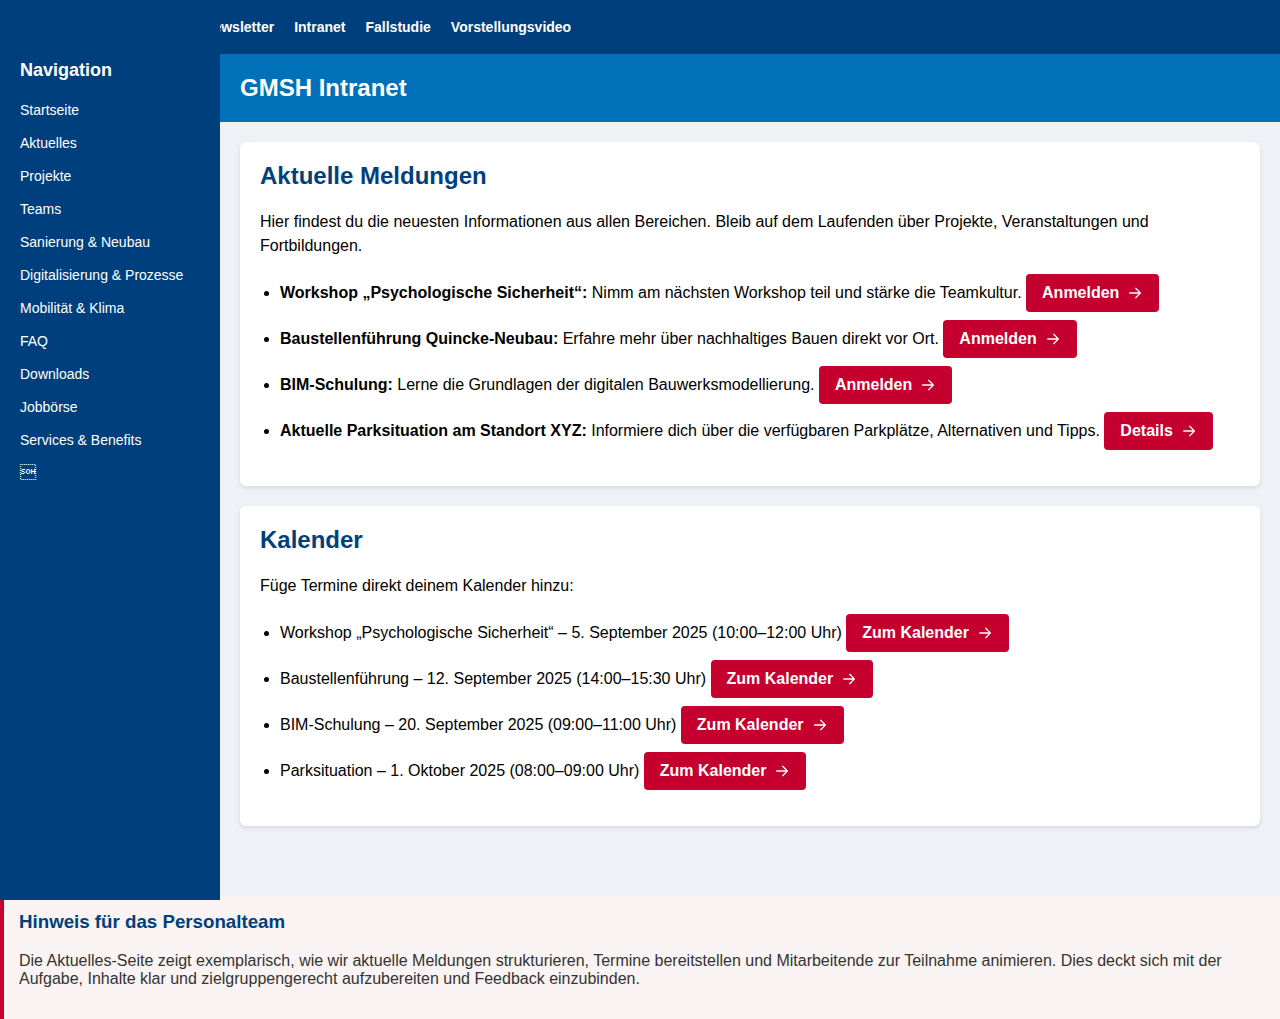
<file: intranet/aktuelles.html>
<!DOCTYPE html>
<html lang="de">
<head>
<meta charset="UTF-8">
<title>Intranet – Aktuelles</title>

<style>
body { margin: 0; font-family: Arial, sans-serif; background: #eef2f7; }
.navbar { background: #003f7d; color: white; padding: 12px 20px; display: flex; gap: 20px; align-items: center; }
.navbar a { color: white; text-decoration: none; font-weight: bold; font-size: 14px; }
.navbar a:hover { text-decoration: underline; }
.sidebar { position: fixed; left: 0; top: 0; bottom: 0; width: 220px; background: #003f7d; color: white; padding-top: 60px; }
.sidebar h2 { margin: 0 0 20px 20px; font-size: 18px; }
.sidebar ul { list-style: none; padding-left: 20px; }
.sidebar li { margin-bottom: 15px; }
.sidebar a { color: white; text-decoration: none; font-size: 14px; }
.header { margin-left: 220px; background: #0070b8; color: white; padding: 20px; }
.header h1 { margin: 0; font-size: 24px; }
.content { margin-left: 220px; padding: 20px; }
.card { background: white; padding: 20px; margin-bottom: 20px; border-radius: 6px; box-shadow: 0 2px 4px rgba(0,0,0,0.1); }
.card h2 { color: #003f7d; margin-top: 0; }
.card p { line-height: 1.5; }
.card ul { padding-left: 20px; }
.card li { margin-bottom: 8px; }
/* CTA button style */
a.cta-button {
  background: #c5002e;
  color: white;
  padding: 10px 16px;
  border-radius: 4px;
  text-decoration: none;
  font-weight: bold;
  display: inline-flex;
  align-items: center;
  gap: 8px;
}
a.cta-button:hover {
  background: #a40024;
}
a.cta-button svg {
  width: 16px;
  height: 16px;
  fill: white;
}
.hr-explanation { background: #f9f3f3; border-left: 4px solid #c5002e; padding: 15px; margin-top: 30px; color: #333; }.hr-explanation h3 { margin-top: 0; color: #003f7d; }</style>


<link rel="stylesheet" href="https://cdnjs.cloudflare.com/ajax/libs/font-awesome/4.7.0/css/font-awesome.min.css">
</head>
<body>
<nav class="navbar">
    <img src="../assets/logo_gmsh.png" alt="GMSH Logo" style="height:30px;width:auto;margin-right:10px;vertical-align:middle;object-fit:contain;" />
    <a href="../index.html">Startseite</a>
    <a href="../newsletter/index.html">Newsletter</a>
    <a href="../intranet/index.html">Intranet</a>
    <a href="../case-study/index.html">Fallstudie</a>
    <a href="../intro/index.html">Vorstellungsvideo</a>
</nav>
<div class="sidebar">
  <h2>Navigation</h2>
  <ul>
    <li><a href="index.html">Startseite</a></li><li><a href="aktuelles.html">Aktuelles</a></li><li><a href="projekte.html">Projekte</a></li><li><a href="teams.html">Teams</a></li><li><a href="sanierung_neubau.html">Sanierung & Neubau</a></li><li><a href="digitalisierung_prozesse.html">Digitalisierung & Prozesse</a></li><li><a href="mobilitaet_klima.html">Mobilität & Klima</a></li><li><a href="faq.html">FAQ</a></li><li><a href="downloads.html">Downloads</a></li>
  <li><a href="jobboerse.html">Jobbörse</a></li><li><a href="services.html">Services &amp; Benefits</a></li>
</div>
<div class="header"><h1>GMSH Intranet</h1></div>
<div class="content">

<div class="card">
  <h2>Aktuelle Meldungen</h2>
  <p>Hier findest du die neuesten Informationen aus allen Bereichen. Bleib auf dem Laufenden über Projekte, Veranstaltungen und Fortbildungen.</p>
  <ul>
    <li><strong>Workshop „Psychologische Sicherheit“:</strong> Nimm am nächsten Workshop teil und stärke die Teamkultur. <a class="cta-button" href="#workshop_anmeldung">Anmelden<svg xmlns="http://www.w3.org/2000/svg" viewBox="0 0 24 24" fill="currentColor"><path d="M12.293 4.293a1 1 0 0 1 1.414 0l7 7a1 1 0 0 1 0 1.414l-7 7a1 1 0 0 1-1.414-1.414L17.586 13H4a1 1 0 1 1 0-2h13.586l-5.293-5.293a1 1 0 0 1 0-1.414z"/></svg></a></li>
    <li><strong>Baustellenführung Quincke-Neubau:</strong> Erfahre mehr über nachhaltiges Bauen direkt vor Ort. <a class="cta-button" href="#baustelle_anmeldung">Anmelden<svg xmlns="http://www.w3.org/2000/svg" viewBox="0 0 24 24" fill="currentColor"><path d="M12.293 4.293a1 1 0 0 1 1.414 0l7 7a1 1 0 0 1 0 1.414l-7 7a1 1 0 0 1-1.414-1.414L17.586 13H4a1 1 0 1 1 0-2h13.586l-5.293-5.293a1 1 0 0 1 0-1.414z"/></svg></a></li>
    <li><strong>BIM-Schulung:</strong> Lerne die Grundlagen der digitalen Bauwerksmodellierung. <a class="cta-button" href="#bim_anmeldung">Anmelden<svg xmlns="http://www.w3.org/2000/svg" viewBox="0 0 24 24" fill="currentColor"><path d="M12.293 4.293a1 1 0 0 1 1.414 0l7 7a1 1 0 0 1 0 1.414l-7 7a1 1 0 0 1-1.414-1.414L17.586 13H4a1 1 0 1 1 0-2h13.586l-5.293-5.293a1 1 0 0 1 0-1.414z"/></svg></a></li>
  <li><strong>Aktuelle Parksituation am Standort XYZ:</strong> Informiere dich über die verfügbaren Parkplätze, Alternativen und Tipps. <a class="cta-button" href="park_xyz.html">Details<svg xmlns="http://www.w3.org/2000/svg" viewBox="0 0 24 24" fill="currentColor"><path d="M12.293 4.293a1 1 0 0 1 1.414 0l7 7a1 1 0 0 1 0 1.414l-7 7a1 1 0 0 1-1.414-1.414L17.586 13H4a1 1 0 1 1 0-2h13.586l-5.293-5.293a1 1 0 0 1 0-1.414z"/></svg></a></li></ul>
</div>
<div class="card">
  <h2>Kalender</h2>
  <p>Füge Termine direkt deinem Kalender hinzu:</p>
  <ul>
    <li>Workshop „Psychologische Sicherheit“ – 5. September 2025 (10:00–12:00 Uhr) <a class="cta-button" href="#workshop_kalender">Zum Kalender<svg xmlns="http://www.w3.org/2000/svg" viewBox="0 0 24 24" fill="currentColor"><path d="M12.293 4.293a1 1 0 0 1 1.414 0l7 7a1 1 0 0 1 0 1.414l-7 7a1 1 0 0 1-1.414-1.414L17.586 13H4a1 1 0 1 1 0-2h13.586l-5.293-5.293a1 1 0 0 1 0-1.414z"/></svg></a></li>
    <li>Baustellenführung – 12. September 2025 (14:00–15:30 Uhr) <a class="cta-button" href="#baustelle_kalender">Zum Kalender<svg xmlns="http://www.w3.org/2000/svg" viewBox="0 0 24 24" fill="currentColor"><path d="M12.293 4.293a1 1 0 0 1 1.414 0l7 7a1 1 0 0 1 0 1.414l-7 7a1 1 0 0 1-1.414-1.414L17.586 13H4a1 1 0 1 1 0-2h13.586l-5.293-5.293a1 1 0 0 1 0-1.414z"/></svg></a></li>
    <li>BIM-Schulung – 20. September 2025 (09:00–11:00 Uhr) <a class="cta-button" href="#bim_kalender">Zum Kalender<svg xmlns="http://www.w3.org/2000/svg" viewBox="0 0 24 24" fill="currentColor"><path d="M12.293 4.293a1 1 0 0 1 1.414 0l7 7a1 1 0 0 1 0 1.414l-7 7a1 1 0 0 1-1.414-1.414L17.586 13H4a1 1 0 1 1 0-2h13.586l-5.293-5.293a1 1 0 0 1 0-1.414z"/></svg></a></li>
  <li>Parksituation – 1. Oktober 2025 (08:00–09:00 Uhr) <a class="cta-button" href="park_xyz.html#kalender">Zum Kalender<svg xmlns="http://www.w3.org/2000/svg" viewBox="0 0 24 24" fill="currentColor"><path d="M12.293 4.293a1 1 0 0 1 1.414 0l7 7a1 1 0 0 1 0 1.414l-7 7a1 1 0 0 1-1.414-1.414L17.586 13H4a1 1 0 1 1 0-2h13.586l-5.293-5.293a1 1 0 0 1 0-1.414z"/></svg></a></li></ul>
</div>

</div>
<div class="hr-explanation"><h3>Hinweis für das Personalteam</h3><p>Die Aktuelles‑Seite zeigt exemplarisch, wie wir aktuelle Meldungen strukturieren, Termine bereitstellen und Mitarbeitende zur Teilnahme animieren.  Dies deckt sich mit der Aufgabe, Inhalte klar und zielgruppengerecht aufzubereiten und Feedback einzubinden.</p></div></body>
</html>
</file>
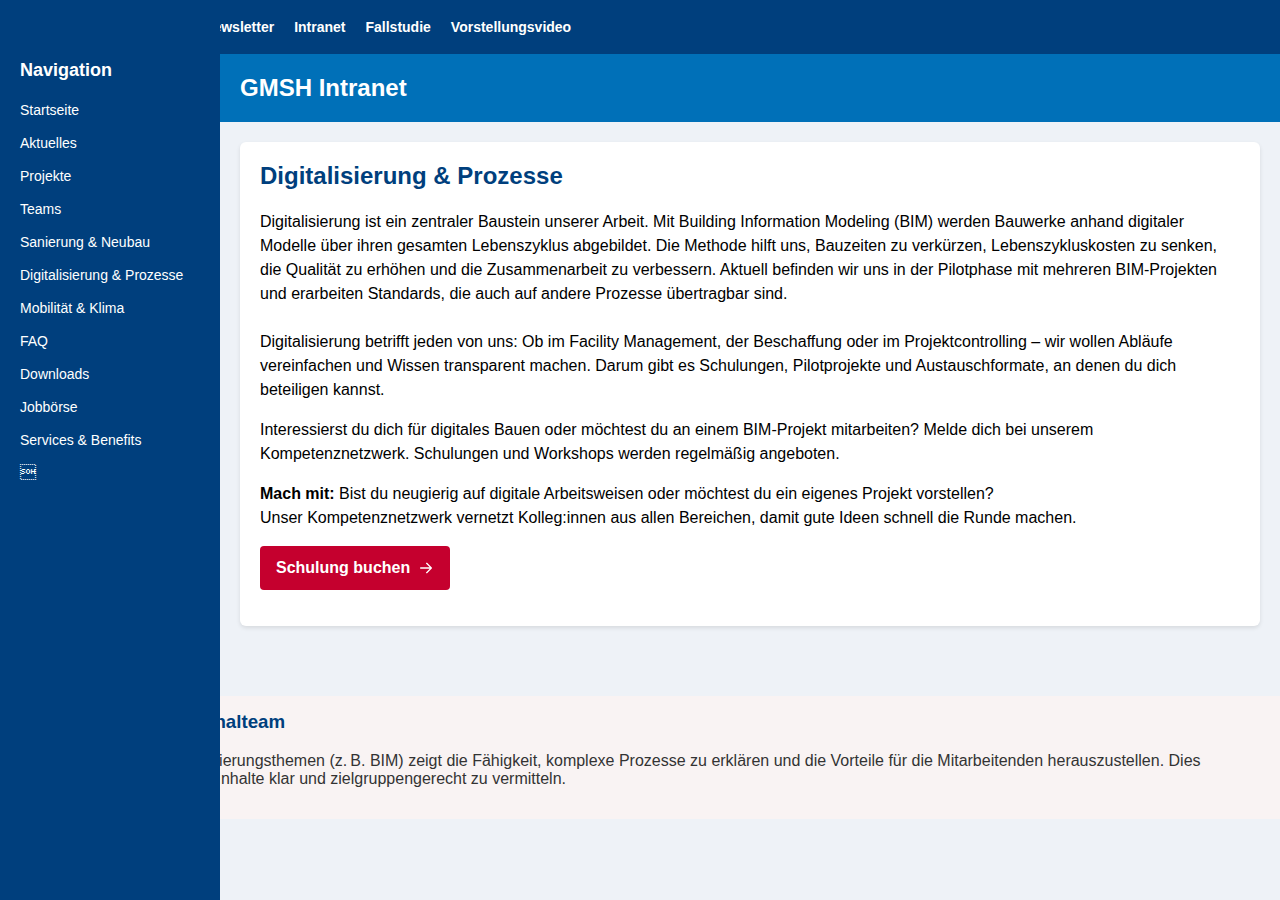
<file: intranet/digitalisierung_prozesse.html>
<!DOCTYPE html>
<html lang="de">
<head>
<meta charset="UTF-8">
<title>Intranet – Digitalisierung & Prozesse</title>

<style>
body { margin: 0; font-family: Arial, sans-serif; background: #eef2f7; }
.navbar { background: #003f7d; color: white; padding: 12px 20px; display: flex; gap: 20px; align-items: center; }
.navbar a { color: white; text-decoration: none; font-weight: bold; font-size: 14px; }
.navbar a:hover { text-decoration: underline; }
.sidebar { position: fixed; left: 0; top: 0; bottom: 0; width: 220px; background: #003f7d; color: white; padding-top: 60px; }
.sidebar h2 { margin: 0 0 20px 20px; font-size: 18px; }
.sidebar ul { list-style: none; padding-left: 20px; }
.sidebar li { margin-bottom: 15px; }
.sidebar a { color: white; text-decoration: none; font-size: 14px; }
.header { margin-left: 220px; background: #0070b8; color: white; padding: 20px; }
.header h1 { margin: 0; font-size: 24px; }
.content { margin-left: 220px; padding: 20px; }
.card { background: white; padding: 20px; margin-bottom: 20px; border-radius: 6px; box-shadow: 0 2px 4px rgba(0,0,0,0.1); }
.card h2 { color: #003f7d; margin-top: 0; }
.card p { line-height: 1.5; }
.card ul { padding-left: 20px; }
.card li { margin-bottom: 8px; }
/* CTA button style */
a.cta-button {
  background: #c5002e;
  color: white;
  padding: 10px 16px;
  border-radius: 4px;
  text-decoration: none;
  font-weight: bold;
  display: inline-flex;
  align-items: center;
  gap: 8px;
}
a.cta-button:hover {
  background: #a40024;
}
a.cta-button svg {
  width: 16px;
  height: 16px;
  fill: white;
}
.hr-explanation { background: #f9f3f3; border-left: 4px solid #c5002e; padding: 15px; margin-top: 30px; color: #333; }.hr-explanation h3 { margin-top: 0; color: #003f7d; }</style>


<link rel="stylesheet" href="https://cdnjs.cloudflare.com/ajax/libs/font-awesome/4.7.0/css/font-awesome.min.css">
</head>
<body>
<nav class="navbar">
    <img src="../assets/logo_gmsh.png" alt="GMSH Logo" style="height:30px;width:auto;margin-right:10px;vertical-align:middle;object-fit:contain;" />
    <a href="../index.html">Startseite</a>
    <a href="../newsletter/index.html">Newsletter</a>
    <a href="../intranet/index.html">Intranet</a>
    <a href="../case-study/index.html">Fallstudie</a>
    <a href="../intro/index.html">Vorstellungsvideo</a>
</nav>
<div class="sidebar">
  <h2>Navigation</h2>
  <ul>
    <li><a href="index.html">Startseite</a></li><li><a href="aktuelles.html">Aktuelles</a></li><li><a href="projekte.html">Projekte</a></li><li><a href="teams.html">Teams</a></li><li><a href="sanierung_neubau.html">Sanierung & Neubau</a></li><li><a href="digitalisierung_prozesse.html">Digitalisierung & Prozesse</a></li><li><a href="mobilitaet_klima.html">Mobilität & Klima</a></li><li><a href="faq.html">FAQ</a></li><li><a href="downloads.html">Downloads</a></li>
  <li><a href="jobboerse.html">Jobbörse</a></li><li><a href="services.html">Services &amp; Benefits</a></li>
</div>
<div class="header"><h1>GMSH Intranet</h1></div>
<div class="content">

<div class="card">
  <h2>Digitalisierung &amp; Prozesse</h2>
  <p>Digitalisierung ist ein zentraler Baustein unserer Arbeit. Mit Building Information Modeling (BIM) werden Bauwerke anhand digitaler Modelle über ihren gesamten Lebenszyklus abgebildet. Die Methode hilft uns, Bauzeiten zu verkürzen, Lebenszykluskosten zu senken, die Qualität zu erhöhen und die Zusammenarbeit zu verbessern. Aktuell befinden wir uns in der Pilotphase mit mehreren BIM‑Projekten und erarbeiten Standards, die auch auf andere Prozesse übertragbar sind.
  <br><br>Digitalisierung betrifft jeden von uns: Ob im Facility Management, der Beschaffung oder im Projektcontrolling – wir wollen Abläufe vereinfachen und Wissen transparent machen. Darum gibt es Schulungen, Pilotprojekte und Austauschformate, an denen du dich beteiligen kannst.</p>
  <p>Interessierst du dich für digitales Bauen oder möchtest du an einem BIM-Projekt mitarbeiten? Melde dich bei unserem Kompetenznetzwerk. Schulungen und Workshops werden regelmäßig angeboten.</p>
  <p><strong>Mach mit:</strong> Bist du neugierig auf digitale Arbeitsweisen oder möchtest du ein eigenes Projekt vorstellen?
  <br>Unser Kompetenznetzwerk vernetzt Kolleg:innen aus allen Bereichen, damit gute Ideen schnell die Runde machen.</p>
  <p><a class="cta-button" href="#bim_schulung">Schulung buchen<svg xmlns="http://www.w3.org/2000/svg" viewBox="0 0 24 24" fill="currentColor"><path d="M12.293 4.293a1 1 0 0 1 1.414 0l7 7a1 1 0 0 1 0 1.414l-7 7a1 1 0 0 1-1.414-1.414L17.586 13H4a1 1 0 1 1 0-2h13.586l-5.293-5.293a1 1 0 0 1 0-1.414z"/></svg></a></p>
</div>

</div>
<div class="hr-explanation"><h3>Hinweis für das Personalteam</h3><p>Die Darstellung von Digitalisierungsthemen (z. B. BIM) zeigt die Fähigkeit, komplexe Prozesse zu erklären und die Vorteile für die Mitarbeitenden herauszustellen.  Dies entspricht der Anforderung, Inhalte klar und zielgruppengerecht zu vermitteln.</p></div></body>
</html>
</file>
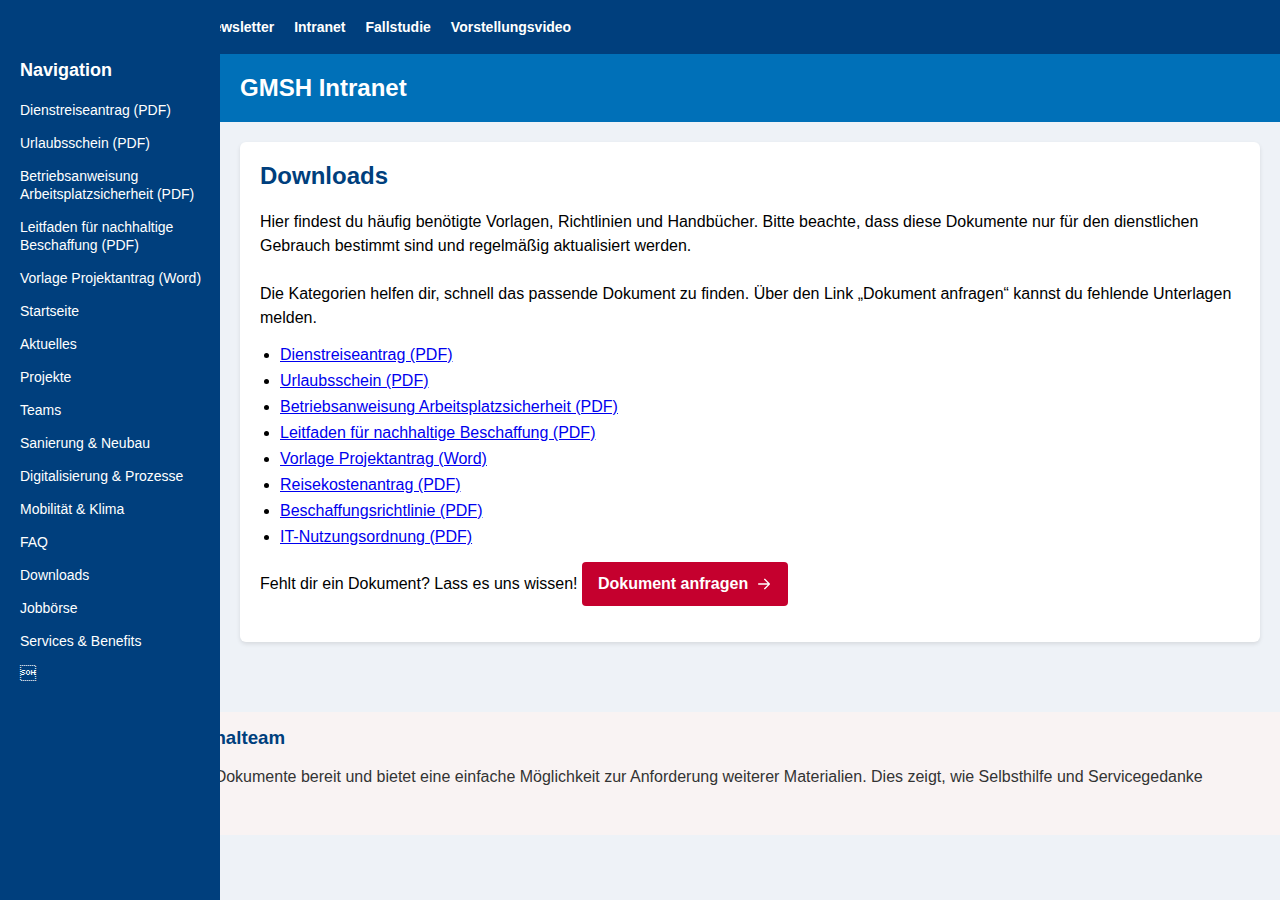
<file: intranet/downloads.html>
<!DOCTYPE html>
<html lang="de">
<head>
<meta charset="UTF-8">
<title>Intranet – Downloads</title>

<style>
body { margin: 0; font-family: Arial, sans-serif; background: #eef2f7; }
.navbar { background: #003f7d; color: white; padding: 12px 20px; display: flex; gap: 20px; align-items: center; }
.navbar a { color: white; text-decoration: none; font-weight: bold; font-size: 14px; }
.navbar a:hover { text-decoration: underline; }
.sidebar { position: fixed; left: 0; top: 0; bottom: 0; width: 220px; background: #003f7d; color: white; padding-top: 60px; }
.sidebar h2 { margin: 0 0 20px 20px; font-size: 18px; }
.sidebar ul { list-style: none; padding-left: 20px; }
.sidebar li { margin-bottom: 15px; }
.sidebar a { color: white; text-decoration: none; font-size: 14px; }
.header { margin-left: 220px; background: #0070b8; color: white; padding: 20px; }
.header h1 { margin: 0; font-size: 24px; }
.content { margin-left: 220px; padding: 20px; }
.card { background: white; padding: 20px; margin-bottom: 20px; border-radius: 6px; box-shadow: 0 2px 4px rgba(0,0,0,0.1); }
.card h2 { color: #003f7d; margin-top: 0; }
.card p { line-height: 1.5; }
.card ul { padding-left: 20px; }
.card li { margin-bottom: 8px; }
/* CTA button style */
a.cta-button {
  background: #c5002e;
  color: white;
  padding: 10px 16px;
  border-radius: 4px;
  text-decoration: none;
  font-weight: bold;
  display: inline-flex;
  align-items: center;
  gap: 8px;
}
a.cta-button:hover {
  background: #a40024;
}
a.cta-button svg {
  width: 16px;
  height: 16px;
  fill: white;
}
.hr-explanation { background: #f9f3f3; border-left: 4px solid #c5002e; padding: 15px; margin-top: 30px; color: #333; }.hr-explanation h3 { margin-top: 0; color: #003f7d; }</style>


<link rel="stylesheet" href="https://cdnjs.cloudflare.com/ajax/libs/font-awesome/4.7.0/css/font-awesome.min.css">
</head>
<body>
<nav class="navbar">
    <img src="../assets/logo_gmsh.png" alt="GMSH Logo" style="height:30px;width:auto;margin-right:10px;vertical-align:middle;object-fit:contain;" />
    <a href="../index.html">Startseite</a>
    <a href="../newsletter/index.html">Newsletter</a>
    <a href="../intranet/index.html">Intranet</a>
    <a href="../case-study/index.html">Fallstudie</a>
    <a href="../intro/index.html">Vorstellungsvideo</a>
</nav>
<div class="sidebar">
  <h2>Navigation</h2>
  <ul>
    <li><a href="#">Dienstreiseantrag (PDF)</a></li>
    <li><a href="#">Urlaubsschein (PDF)</a></li>
    <li><a href="#">Betriebsanweisung Arbeitsplatzsicherheit (PDF)</a></li>
    <li><a href="#">Leitfaden für nachhaltige Beschaffung (PDF)</a></li>
    <li><a href="#">Vorlage Projektantrag (Word)</a></li>

    <li><a href="index.html">Startseite</a></li><li><a href="aktuelles.html">Aktuelles</a></li><li><a href="projekte.html">Projekte</a></li><li><a href="teams.html">Teams</a></li><li><a href="sanierung_neubau.html">Sanierung & Neubau</a></li><li><a href="digitalisierung_prozesse.html">Digitalisierung & Prozesse</a></li><li><a href="mobilitaet_klima.html">Mobilität & Klima</a></li><li><a href="faq.html">FAQ</a></li><li><a href="downloads.html">Downloads</a></li>
  <li><a href="jobboerse.html">Jobbörse</a></li><li><a href="services.html">Services &amp; Benefits</a></li>
</div>
<div class="header"><h1>GMSH Intranet</h1></div>
<div class="content">

<div class="card">
  <h2>Downloads</h2>
  <p>Hier findest du häufig benötigte Vorlagen, Richtlinien und Handbücher. Bitte beachte, dass diese Dokumente nur für den dienstlichen Gebrauch bestimmt sind und regelmäßig aktualisiert werden.
  <br><br>Die Kategorien helfen dir, schnell das passende Dokument zu finden. Über den Link „Dokument anfragen“ kannst du fehlende Unterlagen melden.</p>
  <ul>
    <li><a href="#">Dienstreiseantrag (PDF)</a></li>
    <li><a href="#">Urlaubsschein (PDF)</a></li>
    <li><a href="#">Betriebsanweisung Arbeitsplatzsicherheit (PDF)</a></li>
    <li><a href="#">Leitfaden für nachhaltige Beschaffung (PDF)</a></li>
    <li><a href="#">Vorlage Projektantrag (Word)</a></li>

    <li><a href="#">Reisekostenantrag (PDF)</a></li>
    <li><a href="#">Beschaffungsrichtlinie (PDF)</a></li>
    <li><a href="#">IT-Nutzungsordnung (PDF)</a></li>
  </ul>
  <p>Fehlt dir ein Dokument? Lass es uns wissen! <a class="cta-button" href="#dokument_anfrage">Dokument anfragen<svg xmlns="http://www.w3.org/2000/svg" viewBox="0 0 24 24" fill="currentColor"><path d="M12.293 4.293a1 1 0 0 1 1.414 0l7 7a1 1 0 0 1 0 1.414l-7 7a1 1 0 0 1-1.414-1.414L17.586 13H4a1 1 0 1 1 0-2h13.586l-5.293-5.293a1 1 0 0 1 0-1.414z"/></svg></a></p>
</div>

</div>
<div class="hr-explanation"><h3>Hinweis für das Personalteam</h3><p>Der Downloadbereich stellt Dokumente bereit und bietet eine einfache Möglichkeit zur Anforderung weiterer Materialien.  Dies zeigt, wie Selbsthilfe und Servicegedanke kombiniert werden.</p></div></body>
</html>
</file>
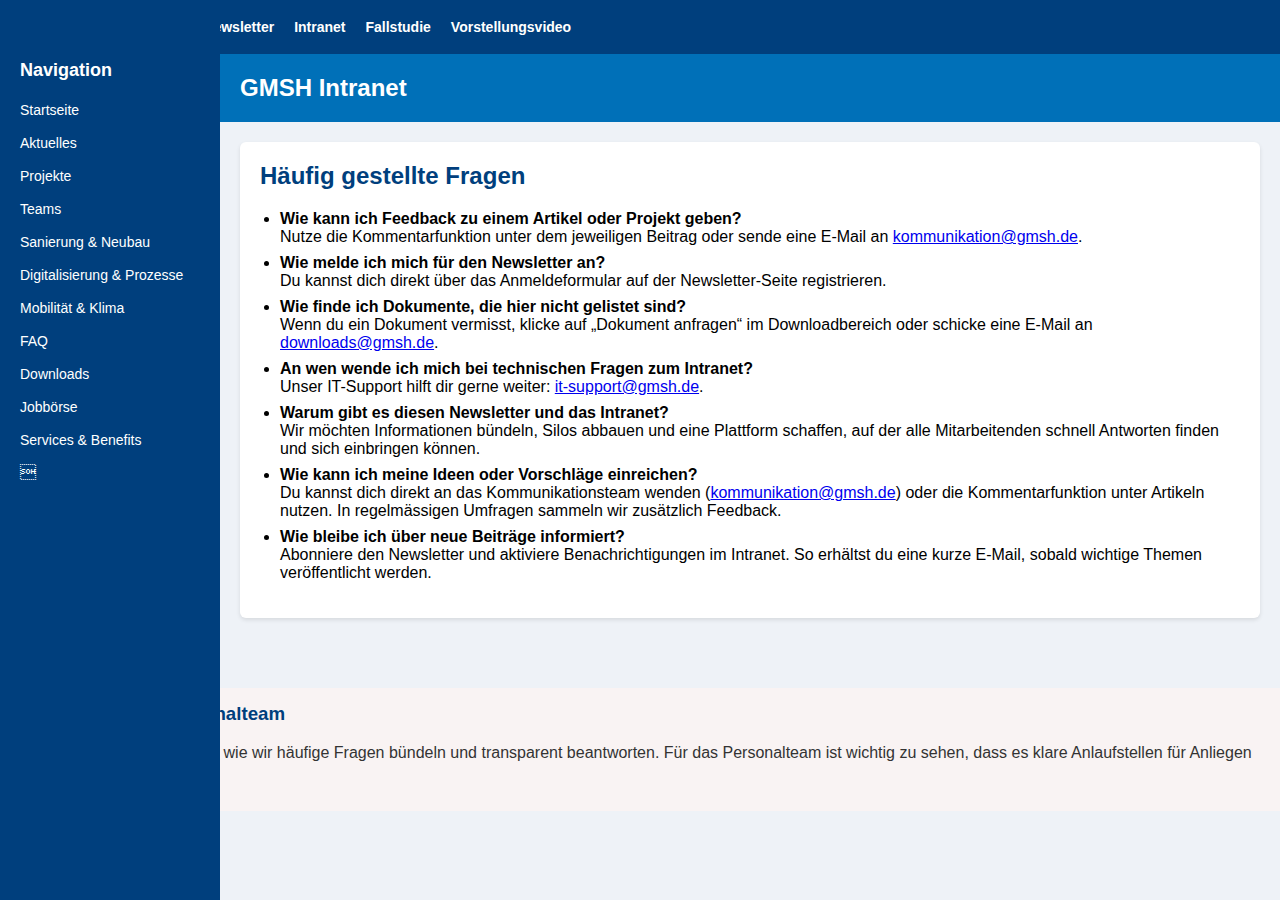
<file: intranet/faq.html>
<!DOCTYPE html>
<html lang="de">
<head>
<meta charset="UTF-8">
<title>Intranet – FAQ</title>

<style>
body { margin: 0; font-family: Arial, sans-serif; background: #eef2f7; }
.navbar { background: #003f7d; color: white; padding: 12px 20px; display: flex; gap: 20px; align-items: center; }
.navbar a { color: white; text-decoration: none; font-weight: bold; font-size: 14px; }
.navbar a:hover { text-decoration: underline; }
.sidebar { position: fixed; left: 0; top: 0; bottom: 0; width: 220px; background: #003f7d; color: white; padding-top: 60px; }
.sidebar h2 { margin: 0 0 20px 20px; font-size: 18px; }
.sidebar ul { list-style: none; padding-left: 20px; }
.sidebar li { margin-bottom: 15px; }
.sidebar a { color: white; text-decoration: none; font-size: 14px; }
.header { margin-left: 220px; background: #0070b8; color: white; padding: 20px; }
.header h1 { margin: 0; font-size: 24px; }
.content { margin-left: 220px; padding: 20px; }
.card { background: white; padding: 20px; margin-bottom: 20px; border-radius: 6px; box-shadow: 0 2px 4px rgba(0,0,0,0.1); }
.card h2 { color: #003f7d; margin-top: 0; }
.card p { line-height: 1.5; }
.card ul { padding-left: 20px; }
.card li { margin-bottom: 8px; }
/* CTA button style */
a.cta-button {
  background: #c5002e;
  color: white;
  padding: 10px 16px;
  border-radius: 4px;
  text-decoration: none;
  font-weight: bold;
  display: inline-flex;
  align-items: center;
  gap: 8px;
}
a.cta-button:hover {
  background: #a40024;
}
a.cta-button svg {
  width: 16px;
  height: 16px;
  fill: white;
}
.hr-explanation { background: #f9f3f3; border-left: 4px solid #c5002e; padding: 15px; margin-top: 30px; color: #333; }.hr-explanation h3 { margin-top: 0; color: #003f7d; }</style>


<link rel="stylesheet" href="https://cdnjs.cloudflare.com/ajax/libs/font-awesome/4.7.0/css/font-awesome.min.css">
</head>
<body>
<nav class="navbar">
    <img src="../assets/logo_gmsh.png" alt="GMSH Logo" style="height:30px;width:auto;margin-right:10px;vertical-align:middle;object-fit:contain;" />
    <a href="../index.html">Startseite</a>
    <a href="../newsletter/index.html">Newsletter</a>
    <a href="../intranet/index.html">Intranet</a>
    <a href="../case-study/index.html">Fallstudie</a>
    <a href="../intro/index.html">Vorstellungsvideo</a>
</nav>
<div class="sidebar">
  <h2>Navigation</h2>
  <ul>
    <li><a href="index.html">Startseite</a></li><li><a href="aktuelles.html">Aktuelles</a></li><li><a href="projekte.html">Projekte</a></li><li><a href="teams.html">Teams</a></li><li><a href="sanierung_neubau.html">Sanierung & Neubau</a></li><li><a href="digitalisierung_prozesse.html">Digitalisierung & Prozesse</a></li><li><a href="mobilitaet_klima.html">Mobilität & Klima</a></li><li><a href="faq.html">FAQ</a></li><li><a href="downloads.html">Downloads</a></li>
      
    
    
  <li><a href="jobboerse.html">Jobbörse</a></li><li><a href="services.html">Services &amp; Benefits</a></li>
</div>
<div class="header"><h1>GMSH Intranet</h1></div>
<div class="content">

<div class="card">
  <h2>Häufig gestellte Fragen</h2>
  <ul>
    <li><strong>Wie kann ich Feedback zu einem Artikel oder Projekt geben?</strong><br>Nutze die Kommentarfunktion unter dem jeweiligen Beitrag oder sende eine E-Mail an <a href="mailto:kommunikation@gmsh.de">kommunikation@gmsh.de</a>.</li>
    <li><strong>Wie melde ich mich für den Newsletter an?</strong><br>Du kannst dich direkt über das Anmeldeformular auf der Newsletter-Seite registrieren.</li>
    <li><strong>Wie finde ich Dokumente, die hier nicht gelistet sind?</strong><br>Wenn du ein Dokument vermisst, klicke auf „Dokument anfragen“ im Downloadbereich oder schicke eine E-Mail an <a href="mailto:downloads@gmsh.de">downloads@gmsh.de</a>.</li>
    <li><strong>An wen wende ich mich bei technischen Fragen zum Intranet?</strong><br>Unser IT-Support hilft dir gerne weiter: <a href="mailto:it-support@gmsh.de">it-support@gmsh.de</a>.</li>
      <li><strong>Warum gibt es diesen Newsletter und das Intranet?</strong><br>Wir möchten Informationen bündeln, Silos abbauen und eine Plattform schaffen, auf der alle Mitarbeitenden schnell Antworten finden und sich einbringen können.</li>
    <li><strong>Wie kann ich meine Ideen oder Vorschläge einreichen?</strong><br>Du kannst dich direkt an das Kommunikationsteam wenden (<a href="mailto:kommunikation@gmsh.de">kommunikation@gmsh.de</a>) oder die Kommentarfunktion unter Artikeln nutzen. In regelmässigen Umfragen sammeln wir zusätzlich Feedback.</li>
    <li><strong>Wie bleibe ich über neue Beiträge informiert?</strong><br>Abonniere den Newsletter und aktiviere Benachrichtigungen im Intranet. So erhältst du eine kurze E-Mail, sobald wichtige Themen veröffentlicht werden.</li>
  </ul>
</div>

</div>
<div class="hr-explanation"><h3>Hinweis für das Personalteam</h3><p>Die FAQ‑Seite demonstriert, wie wir häufige Fragen bündeln und transparent beantworten.  Für das Personalteam ist wichtig zu sehen, dass es klare Anlaufstellen für Anliegen gibt.</p></div></body>
</html>
</file>
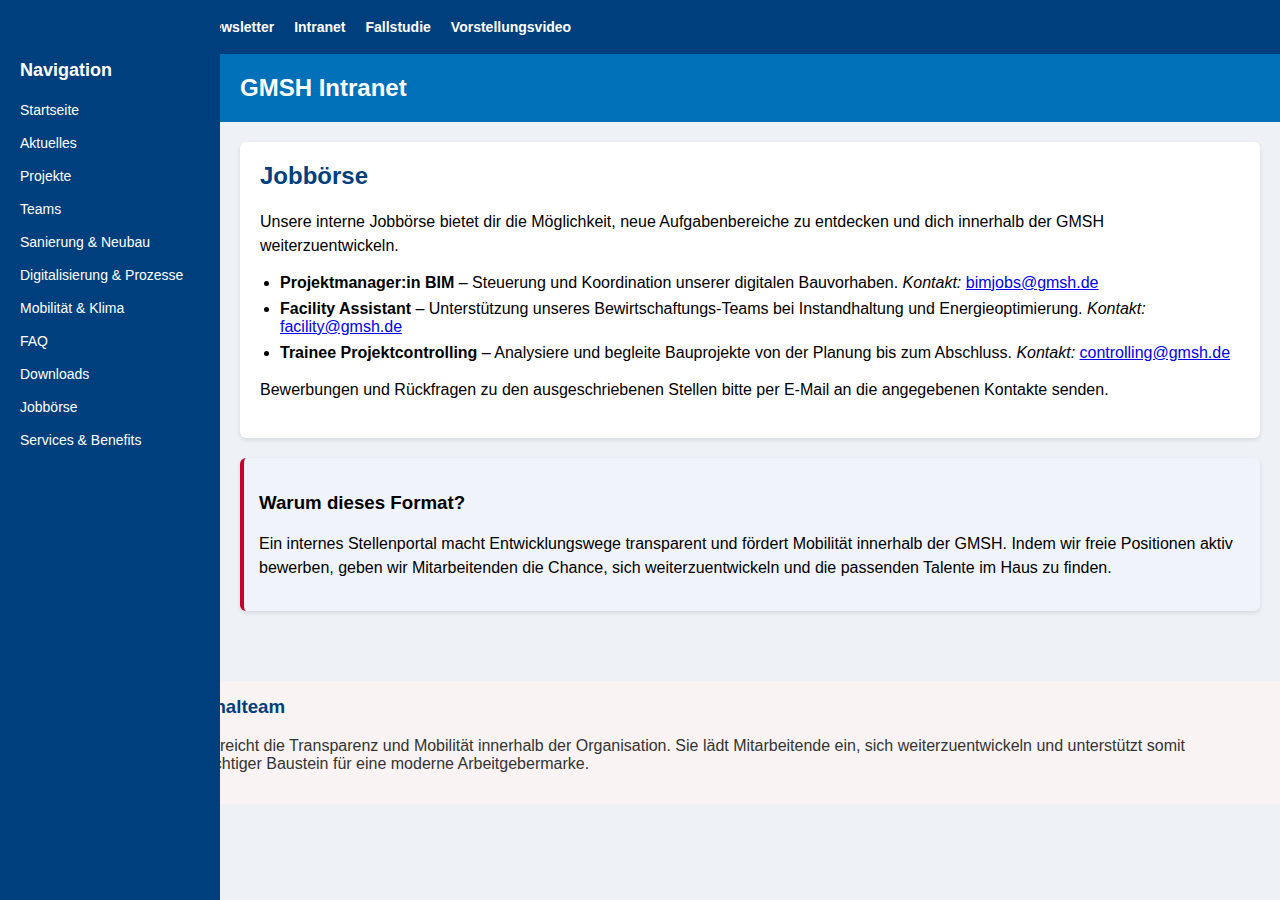
<file: intranet/jobboerse.html>
<!DOCTYPE html>
<html lang="de">
<head>
<meta charset="UTF-8">
<title>Intranet – Jobbörse</title>

<style>
body { margin: 0; font-family: Arial, sans-serif; background: #eef2f7; }
.navbar { background: #003f7d; color: white; padding: 12px 20px; display: flex; gap: 20px; align-items: center; }
.navbar a { color: white; text-decoration: none; font-weight: bold; font-size: 14px; }
.navbar a:hover { text-decoration: underline; }
.sidebar { position: fixed; left: 0; top: 0; bottom: 0; width: 220px; background: #003f7d; color: white; padding-top: 60px; }
.sidebar h2 { margin: 0 0 20px 20px; font-size: 18px; }
.sidebar ul { list-style: none; padding-left: 20px; }
.sidebar li { margin-bottom: 15px; }
.sidebar a { color: white; text-decoration: none; font-size: 14px; }
.header { margin-left: 220px; background: #0070b8; color: white; padding: 20px; }
.header h1 { margin: 0; font-size: 24px; }
.content { margin-left: 220px; padding: 20px; }
.card { background: white; padding: 20px; margin-bottom: 20px; border-radius: 6px; box-shadow: 0 2px 4px rgba(0,0,0,0.1); }
.card h2 { color: #003f7d; margin-top: 0; }
.card p { line-height: 1.5; }
.card ul { padding-left: 20px; }
.card li { margin-bottom: 8px; }
/* CTA button style */
a.cta-button {
  background: #c5002e;
  color: white;
  padding: 10px 16px;
  border-radius: 4px;
  text-decoration: none;
  font-weight: bold;
  display: inline-flex;
  align-items: center;
  gap: 8px;
}
a.cta-button:hover {
  background: #a40024;
}
a.cta-button svg {
  width: 16px;
  height: 16px;
  fill: white;
}
.hr-explanation { background: #f9f3f3; border-left: 4px solid #c5002e; padding: 15px; margin-top: 30px; color: #333; }.hr-explanation h3 { margin-top: 0; color: #003f7d; }</style>
</head>
<body>
<nav class="navbar">
    <img src="../assets/logo_gmsh.png" alt="GMSH Logo" style="height:30px;width:auto;object-fit:contain;margin-right:10px;vertical-align:middle;" />
    <a href="../index.html">Startseite</a>
    <a href="../newsletter/index.html">Newsletter</a>
    <a href="../intranet/index.html">Intranet</a>
    <a href="../case-study/index.html">Fallstudie</a>
    <a href="../intro/index.html">Vorstellungsvideo</a>
</nav>
<div class="sidebar">
  <h2>Navigation</h2>
  <ul>
    <li><a href="index.html">Startseite</a></li><li><a href="aktuelles.html">Aktuelles</a></li><li><a href="projekte.html">Projekte</a></li><li><a href="teams.html">Teams</a></li><li><a href="sanierung_neubau.html">Sanierung &amp; Neubau</a></li><li><a href="digitalisierung_prozesse.html">Digitalisierung &amp; Prozesse</a></li><li><a href="mobilitaet_klima.html">Mobilität &amp; Klima</a></li><li><a href="faq.html">FAQ</a></li><li><a href="downloads.html">Downloads</a></li><li><a href="jobboerse.html">Jobbörse</a></li><li><a href="services.html">Services &amp; Benefits</a></li>
  </ul>
</div>
<div class="header"><h1>GMSH Intranet</h1></div>
<div class="content">
  <div class="card">
    <h2>Jobbörse</h2>
    <p>Unsere interne Jobbörse bietet dir die Möglichkeit, neue Aufgabenbereiche zu entdecken und dich innerhalb der GMSH weiterzuentwickeln.</p>
    <ul>
      <li><strong>Projektmanager:in BIM</strong> – Steuerung und Koordination unserer digitalen Bauvorhaben. <em>Kontakt:</em> <a href="mailto:bimjobs@gmsh.de">bimjobs@gmsh.de</a></li>
      <li><strong>Facility Assistant</strong> – Unterstützung unseres Bewirtschaftungs-Teams bei Instandhaltung und Energieoptimierung. <em>Kontakt:</em> <a href="mailto:facility@gmsh.de">facility@gmsh.de</a></li>
      <li><strong>Trainee Projektcontrolling</strong> – Analysiere und begleite Bauprojekte von der Planung bis zum Abschluss. <em>Kontakt:</em> <a href="mailto:controlling@gmsh.de">controlling@gmsh.de</a></li>
    </ul>
    <p>Bewerbungen und Rückfragen zu den ausgeschriebenen Stellen bitte per E‑Mail an die angegebenen Kontakte senden.</p>
  </div>
  <div class="card" style="background:#f0f4fa;margin-top:20px;padding:15px;border-left:4px solid #c5002e;">
    <h3>Warum dieses Format?</h3>
    <p>Ein internes Stellenportal macht Entwicklungswege transparent und fördert Mobilität innerhalb der GMSH. Indem wir freie Positionen aktiv bewerben, geben wir Mitarbeitenden die Chance, sich weiterzuentwickeln und die passenden Talente im Haus zu finden.</p>
  </div>
</div>
<div class="hr-explanation"><h3>Hinweis für das Personalteam</h3><p>Die interne Jobbörse unterstreicht die Transparenz und Mobilität innerhalb der Organisation.  Sie lädt Mitarbeitende ein, sich weiterzuentwickeln und unterstützt somit Talentmanagement – ein wichtiger Baustein für eine moderne Arbeitgebermarke.</p></div></body>
</html>
</file>
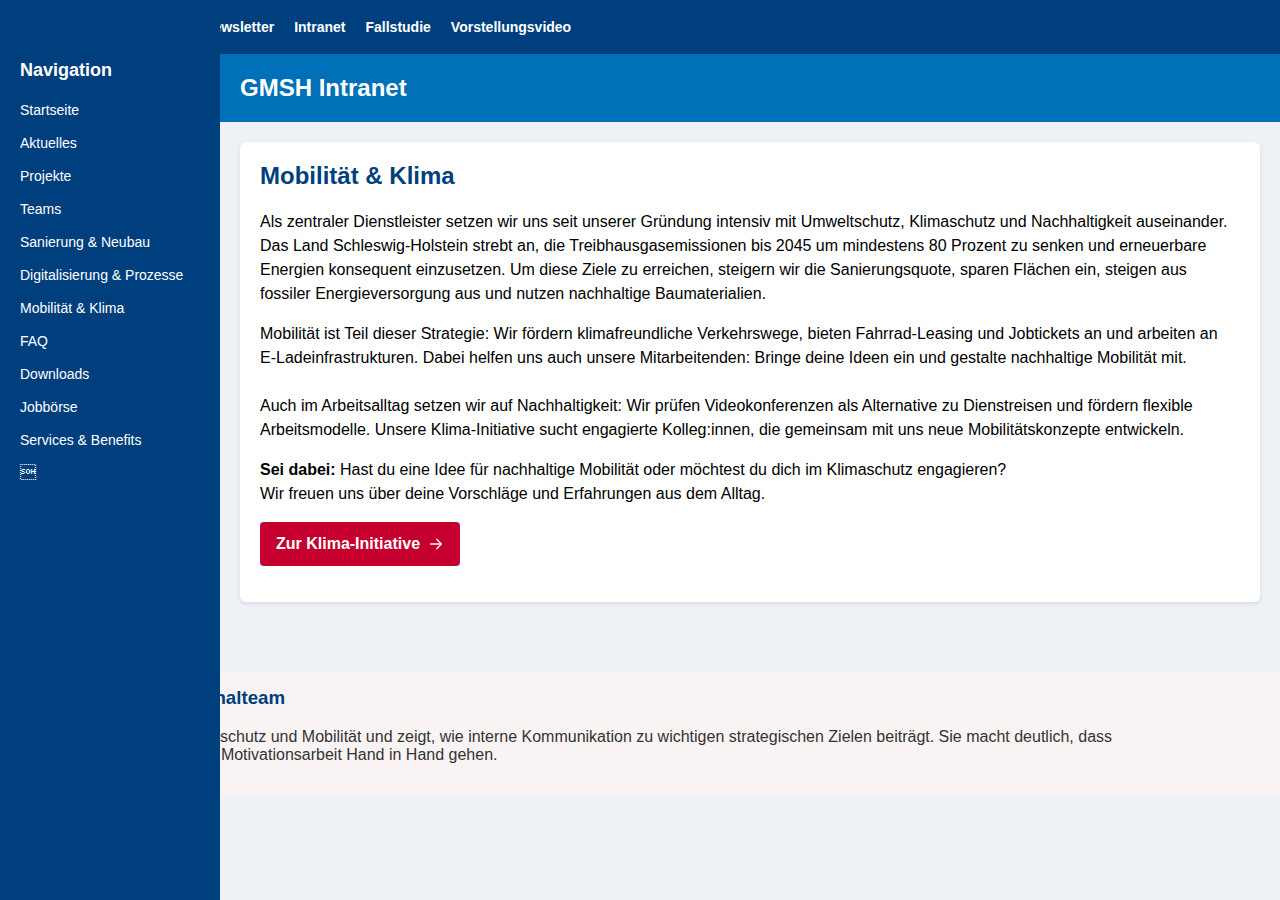
<file: intranet/mobilitaet_klima.html>
<!DOCTYPE html>
<html lang="de">
<head>
<meta charset="UTF-8">
<title>Intranet – Mobilität & Klima</title>

<style>
body { margin: 0; font-family: Arial, sans-serif; background: #eef2f7; }
.navbar { background: #003f7d; color: white; padding: 12px 20px; display: flex; gap: 20px; align-items: center; }
.navbar a { color: white; text-decoration: none; font-weight: bold; font-size: 14px; }
.navbar a:hover { text-decoration: underline; }
.sidebar { position: fixed; left: 0; top: 0; bottom: 0; width: 220px; background: #003f7d; color: white; padding-top: 60px; }
.sidebar h2 { margin: 0 0 20px 20px; font-size: 18px; }
.sidebar ul { list-style: none; padding-left: 20px; }
.sidebar li { margin-bottom: 15px; }
.sidebar a { color: white; text-decoration: none; font-size: 14px; }
.header { margin-left: 220px; background: #0070b8; color: white; padding: 20px; }
.header h1 { margin: 0; font-size: 24px; }
.content { margin-left: 220px; padding: 20px; }
.card { background: white; padding: 20px; margin-bottom: 20px; border-radius: 6px; box-shadow: 0 2px 4px rgba(0,0,0,0.1); }
.card h2 { color: #003f7d; margin-top: 0; }
.card p { line-height: 1.5; }
.card ul { padding-left: 20px; }
.card li { margin-bottom: 8px; }
/* CTA button style */
a.cta-button {
  background: #c5002e;
  color: white;
  padding: 10px 16px;
  border-radius: 4px;
  text-decoration: none;
  font-weight: bold;
  display: inline-flex;
  align-items: center;
  gap: 8px;
}
a.cta-button:hover {
  background: #a40024;
}
a.cta-button svg {
  width: 16px;
  height: 16px;
  fill: white;
}
.hr-explanation { background: #f9f3f3; border-left: 4px solid #c5002e; padding: 15px; margin-top: 30px; color: #333; }.hr-explanation h3 { margin-top: 0; color: #003f7d; }</style>


<link rel="stylesheet" href="https://cdnjs.cloudflare.com/ajax/libs/font-awesome/4.7.0/css/font-awesome.min.css">
</head>
<body>
<nav class="navbar">
    <img src="../assets/logo_gmsh.png" alt="GMSH Logo" style="height:30px;width:auto;margin-right:10px;vertical-align:middle;object-fit:contain;" />
    <a href="../index.html">Startseite</a>
    <a href="../newsletter/index.html">Newsletter</a>
    <a href="../intranet/index.html">Intranet</a>
    <a href="../case-study/index.html">Fallstudie</a>
    <a href="../intro/index.html">Vorstellungsvideo</a>
</nav>
<div class="sidebar">
  <h2>Navigation</h2>
  <ul>
    <li><a href="index.html">Startseite</a></li><li><a href="aktuelles.html">Aktuelles</a></li><li><a href="projekte.html">Projekte</a></li><li><a href="teams.html">Teams</a></li><li><a href="sanierung_neubau.html">Sanierung & Neubau</a></li><li><a href="digitalisierung_prozesse.html">Digitalisierung & Prozesse</a></li><li><a href="mobilitaet_klima.html">Mobilität & Klima</a></li><li><a href="faq.html">FAQ</a></li><li><a href="downloads.html">Downloads</a></li>
  <li><a href="jobboerse.html">Jobbörse</a></li><li><a href="services.html">Services &amp; Benefits</a></li>
</div>
<div class="header"><h1>GMSH Intranet</h1></div>
<div class="content">

<div class="card">
  <h2>Mobilität &amp; Klima</h2>
  <p>Als zentraler Dienstleister setzen wir uns seit unserer Gründung intensiv mit Umweltschutz, Klimaschutz und Nachhaltigkeit auseinander. Das Land Schleswig-Holstein strebt an, die Treibhausgasemissionen bis 2045 um mindestens 80 Prozent zu senken und erneuerbare Energien konsequent einzusetzen. Um diese Ziele zu erreichen, steigern wir die Sanierungsquote, sparen Flächen ein, steigen aus fossiler Energieversorgung aus und nutzen nachhaltige Baumaterialien.</p>
  <p>Mobilität ist Teil dieser Strategie: Wir fördern klimafreundliche Verkehrswege, bieten Fahrrad‑Leasing und Jobtickets an und arbeiten an E‑Ladeinfrastrukturen. Dabei helfen uns auch unsere Mitarbeitenden: Bringe deine Ideen ein und gestalte nachhaltige Mobilität mit.
  <br><br>Auch im Arbeitsalltag setzen wir auf Nachhaltigkeit: Wir prüfen Videokonferenzen als Alternative zu Dienstreisen und fördern flexible Arbeitsmodelle. Unsere Klima-Initiative sucht engagierte Kolleg:innen, die gemeinsam mit uns neue Mobilitätskonzepte entwickeln.</p>
  <p><strong>Sei dabei:</strong> Hast du eine Idee für nachhaltige Mobilität oder möchtest du dich im Klimaschutz engagieren?
  <br>Wir freuen uns über deine Vorschläge und Erfahrungen aus dem Alltag.</p>
  <p><a class="cta-button" href="#mobilitaet_klima_team">Zur Klima-Initiative<svg xmlns="http://www.w3.org/2000/svg" viewBox="0 0 24 24" fill="currentColor"><path d="M12.293 4.293a1 1 0 0 1 1.414 0l7 7a1 1 0 0 1 0 1.414l-7 7a1 1 0 0 1-1.414-1.414L17.586 13H4a1 1 0 1 1 0-2h13.586l-5.293-5.293a1 1 0 0 1 0-1.414z"/></svg></a></p>
</div>

</div>
<div class="hr-explanation"><h3>Hinweis für das Personalteam</h3><p>Diese Seite behandelt Klimaschutz und Mobilität und zeigt, wie interne Kommunikation zu wichtigen strategischen Zielen beiträgt.  Sie macht deutlich, dass Informationsvermittlung und Motivationsarbeit Hand in Hand gehen.</p></div></body>
</html>
</file>
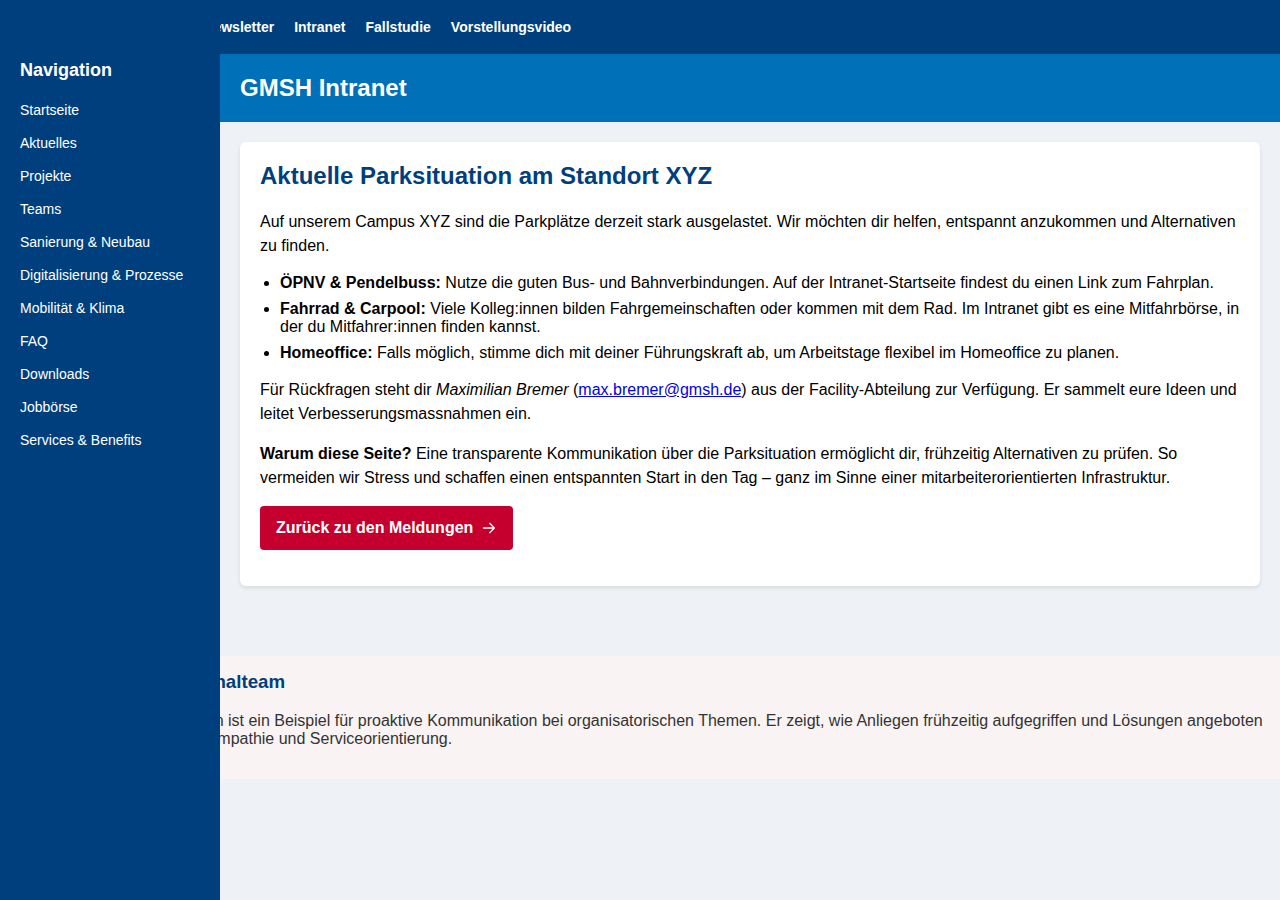
<file: intranet/park_xyz.html>
<!DOCTYPE html>
<html lang="de">
<head>
<meta charset="UTF-8">
<title>Intranet – Aktuelle Parksituation</title>
<style>
body { margin: 0; font-family: Arial, sans-serif; background: #eef2f7; }
.navbar { background: #003f7d; color: white; padding: 12px 20px; display: flex; gap: 20px; align-items: center; }
.navbar a { color: white; text-decoration: none; font-weight: bold; font-size: 14px; }
.navbar a:hover { text-decoration: underline; }
.sidebar { position: fixed; left: 0; top: 0; bottom: 0; width: 220px; background: #003f7d; color: white; padding-top: 60px; }
.sidebar h2 { margin: 0 0 20px 20px; font-size: 18px; }
.sidebar ul { list-style: none; padding-left: 20px; }
.sidebar li { margin-bottom: 15px; }
.sidebar a { color: white; text-decoration: none; font-size: 14px; }
.header { margin-left: 220px; background: #0070b8; color: white; padding: 20px; }
.header h1 { margin: 0; font-size: 24px; }
.content { margin-left: 220px; padding: 20px; }
.card { background: white; padding: 20px; margin-bottom: 20px; border-radius: 6px; box-shadow: 0 2px 4px rgba(0,0,0,0.1); }
.card h2 { color: #003f7d; margin-top: 0; }
.card p { line-height: 1.5; }
.card ul { padding-left: 20px; }
.card li { margin-bottom: 8px; }
/* CTA button style */
a.cta-button {
  background: #c5002e;
  color: white;
  padding: 10px 16px;
  border-radius: 4px;
  text-decoration: none;
  font-weight: bold;
  display: inline-flex;
  align-items: center;
  gap: 8px;
}
a.cta-button:hover {
  background: #a40024;
}
a.cta-button svg {
  width: 16px;
  height: 16px;
  fill: white;
}
.hr-explanation { background: #f9f3f3; border-left: 4px solid #c5002e; padding: 15px; margin-top: 30px; color: #333; }.hr-explanation h3 { margin-top: 0; color: #003f7d; }</style>
</head>
<body>
<nav class="navbar">
    <img src="../assets/logo_gmsh.png" alt="GMSH Logo" style="height:30px;width:auto;margin-right:10px;vertical-align:middle;object-fit:contain;" />
    <a href="../index.html">Startseite</a>
    <a href="../newsletter/index.html">Newsletter</a>
    <a href="../intranet/index.html">Intranet</a>
    <a href="../case-study/index.html">Fallstudie</a>
    <a href="../intro/index.html">Vorstellungsvideo</a>
</nav>
<div class="sidebar">
  <h2>Navigation</h2>
  <ul>
    <li><a href="index.html">Startseite</a></li>
    <li><a href="aktuelles.html">Aktuelles</a></li>
    <li><a href="projekte.html">Projekte</a></li>
    <li><a href="teams.html">Teams</a></li>
    <li><a href="sanierung_neubau.html">Sanierung &amp; Neubau</a></li>
    <li><a href="digitalisierung_prozesse.html">Digitalisierung &amp; Prozesse</a></li>
    <li><a href="mobilitaet_klima.html">Mobilität &amp; Klima</a></li>
    <li><a href="faq.html">FAQ</a></li>
    <li><a href="downloads.html">Downloads</a></li>
    <li><a href="jobboerse.html">Jobbörse</a></li>
    <li><a href="services.html">Services &amp; Benefits</a></li>
  </ul>
</div>
<div class="header"><h1>GMSH Intranet</h1></div>
<div class="content">

<div class="card">
  <h2>Aktuelle Parksituation am Standort XYZ</h2>
  <p>Auf unserem Campus XYZ sind die Parkplätze derzeit stark ausgelastet. Wir möchten dir helfen, entspannt anzukommen und Alternativen zu finden.</p>
  <ul>
    <li><strong>ÖPNV &amp; Pendelbuss:</strong> Nutze die guten Bus‑ und Bahnverbindungen. Auf der Intranet‑Startseite findest du einen Link zum Fahrplan.</li>
    <li><strong>Fahrrad &amp; Carpool:</strong> Viele Kolleg:innen bilden Fahrgemeinschaften oder kommen mit dem Rad. Im Intranet gibt es eine Mitfahrbörse, in der du Mitfahrer:innen finden kannst.</li>
    <li><strong>Homeoffice:</strong> Falls möglich, stimme dich mit deiner Führungskraft ab, um Arbeitstage flexibel im Homeoffice zu planen.</li>
  </ul>
  <p>Für Rückfragen steht dir <em>Maximilian Bremer</em> (<a href="mailto:max.bremer@gmsh.de">max.bremer@gmsh.de</a>) aus der Facility‑Abteilung zur Verfügung. Er sammelt eure Ideen und leitet Verbesserungsmassnahmen ein.</p>
  <p><strong>Warum diese Seite?</strong> Eine transparente Kommunikation über die Parksituation ermöglicht dir, frühzeitig Alternativen zu prüfen. So vermeiden wir Stress und schaffen einen entspannten Start in den Tag – ganz im Sinne einer mitarbeiterorientierten Infrastruktur.</p>
  <p><a class="cta-button" href="aktuelles.html">Zurück zu den Meldungen<svg xmlns="http://www.w3.org/2000/svg" viewBox="0 0 24 24" fill="currentColor"><path d="M12.293 4.293a1 1 0 0 1 1.414 0l7 7a1 1 0 0 1 0 1.414l-7 7a1 1 0 0 1-1.414-1.414L17.586 13H4a1 1 0 1 1 0-2h13.586l-5.293-5.293a1 1 0 0 1 0-1.414z"/></svg></a></p>
</div>

</div>
<div class="hr-explanation"><h3>Hinweis für das Personalteam</h3><p>Der Beitrag zur Parksituation ist ein Beispiel für proaktive Kommunikation bei organisatorischen Themen.  Er zeigt, wie Anliegen frühzeitig aufgegriffen und Lösungen angeboten werden – ein Zeichen von Empathie und Serviceorientierung.</p></div></body>
</html>
</file>
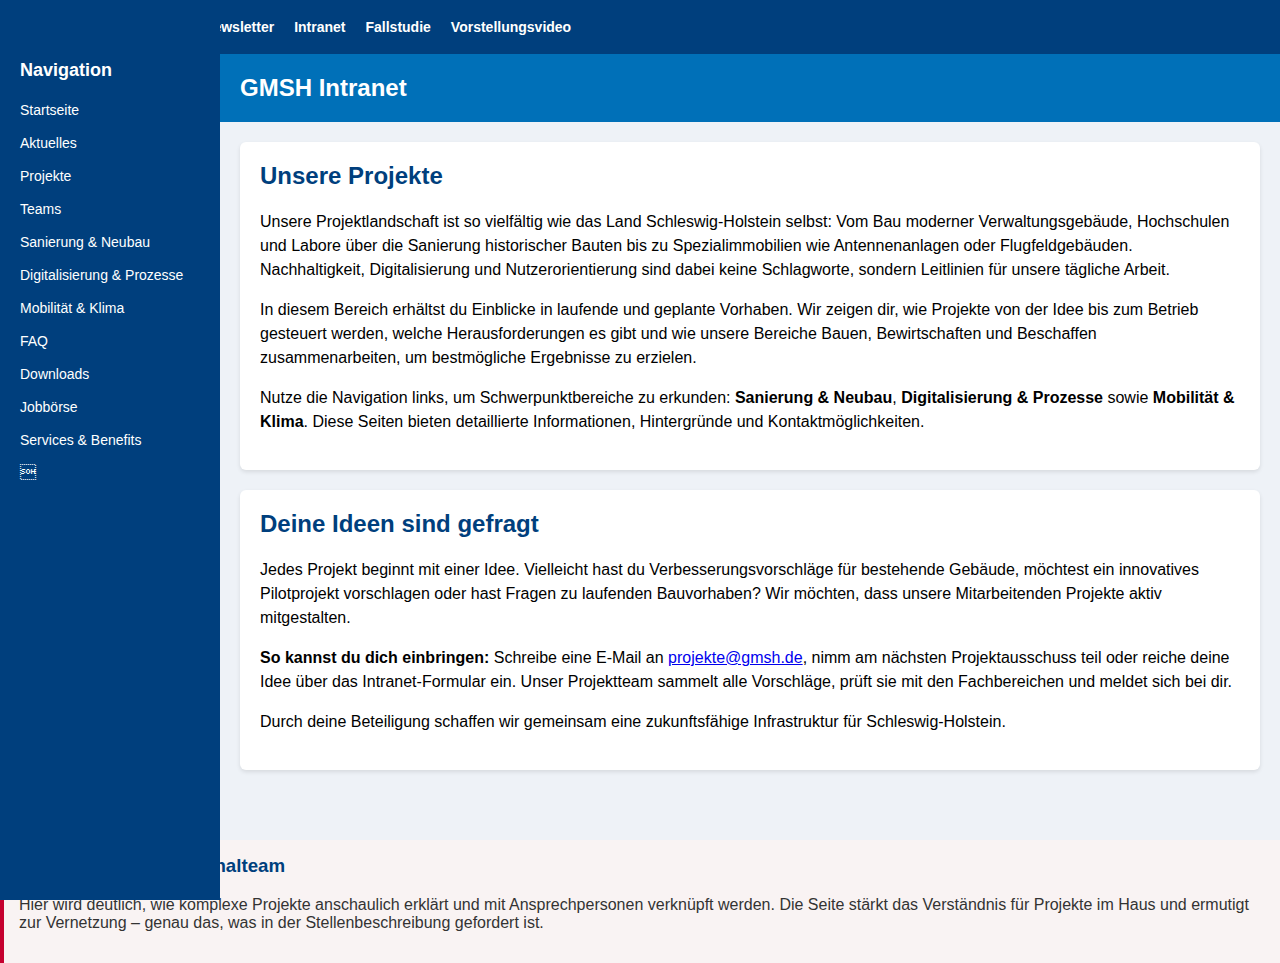
<file: intranet/projekte.html>
<!DOCTYPE html>
<html lang="de">
<head>
<meta charset="UTF-8">
<title>Intranet – Projekte</title>

<style>
body { margin: 0; font-family: Arial, sans-serif; background: #eef2f7; }
.navbar { background: #003f7d; color: white; padding: 12px 20px; display: flex; gap: 20px; align-items: center; }
.navbar a { color: white; text-decoration: none; font-weight: bold; font-size: 14px; }
.navbar a:hover { text-decoration: underline; }
.sidebar { position: fixed; left: 0; top: 0; bottom: 0; width: 220px; background: #003f7d; color: white; padding-top: 60px; }
.sidebar h2 { margin: 0 0 20px 20px; font-size: 18px; }
.sidebar ul { list-style: none; padding-left: 20px; }
.sidebar li { margin-bottom: 15px; }
.sidebar a { color: white; text-decoration: none; font-size: 14px; }
.header { margin-left: 220px; background: #0070b8; color: white; padding: 20px; }
.header h1 { margin: 0; font-size: 24px; }
.content { margin-left: 220px; padding: 20px; }
.card { background: white; padding: 20px; margin-bottom: 20px; border-radius: 6px; box-shadow: 0 2px 4px rgba(0,0,0,0.1); }
.card h2 { color: #003f7d; margin-top: 0; }
.card p { line-height: 1.5; }
.card ul { padding-left: 20px; }
.card li { margin-bottom: 8px; }
/* CTA button style */
a.cta-button {
  background: #c5002e;
  color: white;
  padding: 10px 16px;
  border-radius: 4px;
  text-decoration: none;
  font-weight: bold;
  display: inline-flex;
  align-items: center;
  gap: 8px;
}
a.cta-button:hover {
  background: #a40024;
}
a.cta-button svg {
  width: 16px;
  height: 16px;
  fill: white;
}
.hr-explanation { background: #f9f3f3; border-left: 4px solid #c5002e; padding: 15px; margin-top: 30px; color: #333; }.hr-explanation h3 { margin-top: 0; color: #003f7d; }</style>


<link rel="stylesheet" href="https://cdnjs.cloudflare.com/ajax/libs/font-awesome/4.7.0/css/font-awesome.min.css">
</head>
<body>
<nav class="navbar">
    <img src="../assets/logo_gmsh.png" alt="GMSH Logo" style="height:30px;width:auto;margin-right:10px;vertical-align:middle;object-fit:contain;" />
    <a href="../index.html">Startseite</a>
    <a href="../newsletter/index.html">Newsletter</a>
    <a href="../intranet/index.html">Intranet</a>
    <a href="../case-study/index.html">Fallstudie</a>
    <a href="../intro/index.html">Vorstellungsvideo</a>
</nav>
<div class="sidebar">
  <h2>Navigation</h2>
  <ul>
    <li><a href="index.html">Startseite</a></li><li><a href="aktuelles.html">Aktuelles</a></li><li><a href="projekte.html">Projekte</a></li><li><a href="teams.html">Teams</a></li><li><a href="sanierung_neubau.html">Sanierung & Neubau</a></li><li><a href="digitalisierung_prozesse.html">Digitalisierung & Prozesse</a></li><li><a href="mobilitaet_klima.html">Mobilität & Klima</a></li><li><a href="faq.html">FAQ</a></li><li><a href="downloads.html">Downloads</a></li>
  <li><a href="jobboerse.html">Jobbörse</a></li><li><a href="services.html">Services &amp; Benefits</a></li>
</div>
<div class="header"><h1>GMSH Intranet</h1></div>
<div class="content">

<div class="card">
  <h2>Unsere Projekte</h2>
  <p>Unsere Projektlandschaft ist so vielfältig wie das Land Schleswig‑Holstein selbst: Vom Bau moderner Verwaltungsgebäude, Hochschulen und Labore über die Sanierung historischer Bauten bis zu Spezialimmobilien wie Antennenanlagen oder Flugfeldgebäuden. Nachhaltigkeit, Digitalisierung und Nutzerorientierung sind dabei keine Schlagworte, sondern Leitlinien für unsere tägliche Arbeit.</p>
  <p>In diesem Bereich erhältst du Einblicke in laufende und geplante Vorhaben. Wir zeigen dir, wie Projekte von der Idee bis zum Betrieb gesteuert werden, welche Herausforderungen es gibt und wie unsere Bereiche Bauen, Bewirtschaften und Beschaffen zusammenarbeiten, um bestmögliche Ergebnisse zu erzielen.</p>
  <p>Nutze die Navigation links, um Schwerpunktbereiche zu erkunden: <strong>Sanierung &amp; Neubau</strong>, <strong>Digitalisierung &amp; Prozesse</strong> sowie <strong>Mobilität &amp; Klima</strong>. Diese Seiten bieten detaillierte Informationen, Hintergründe und Kontaktmöglichkeiten.</p>
</div>

<div class="card">
  <h2>Deine Ideen sind gefragt</h2>
  <p>Jedes Projekt beginnt mit einer Idee. Vielleicht hast du Verbesserungsvorschläge für bestehende Gebäude, möchtest ein innovatives Pilotprojekt vorschlagen oder hast Fragen zu laufenden Bauvorhaben? Wir möchten, dass unsere Mitarbeitenden Projekte aktiv mitgestalten.</p>
  <p><strong>So kannst du dich einbringen:</strong> Schreibe eine E-Mail an <a href="mailto:projekte@gmsh.de">projekte@gmsh.de</a>, nimm am nächsten Projektausschuss teil oder reiche deine Idee über das Intranet‑Formular ein. Unser Projektteam sammelt alle Vorschläge, prüft sie mit den Fachbereichen und meldet sich bei dir.</p>
  <p>Durch deine Beteiligung schaffen wir gemeinsam eine zukunftsfähige Infrastruktur für Schleswig‑Holstein.</p>
</div>

</div>
<div class="hr-explanation"><h3>Hinweis für das Personalteam</h3><p>Hier wird deutlich, wie komplexe Projekte anschaulich erklärt und mit Ansprechpersonen verknüpft werden.  Die Seite stärkt das Verständnis für Projekte im Haus und ermutigt zur Vernetzung – genau das, was in der Stellenbeschreibung gefordert ist.</p></div></body>
</html>
</file>
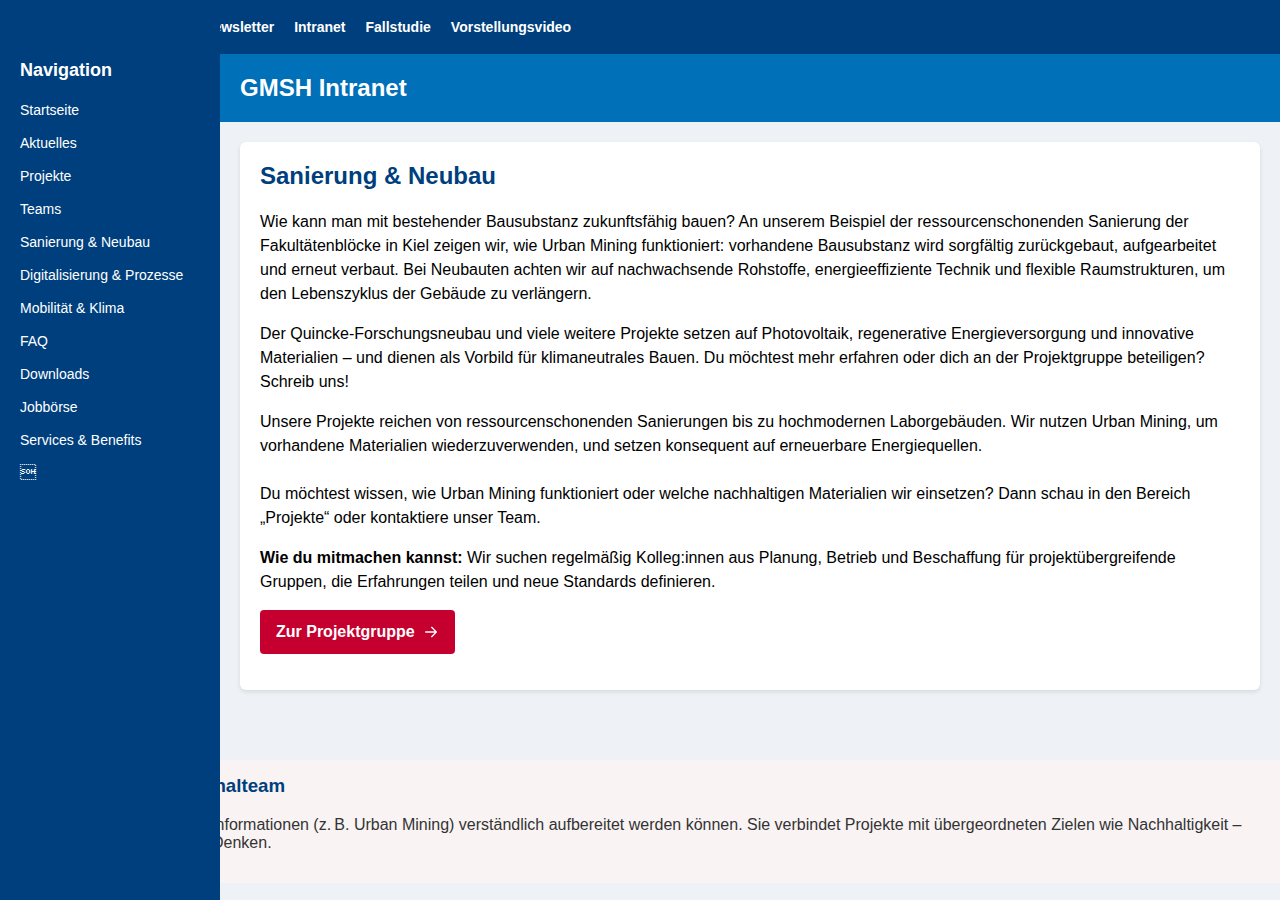
<file: intranet/sanierung_neubau.html>
<!DOCTYPE html>
<html lang="de">
<head>
<meta charset="UTF-8">
<title>Intranet – Sanierung & Neubau</title>

<style>
body { margin: 0; font-family: Arial, sans-serif; background: #eef2f7; }
.navbar { background: #003f7d; color: white; padding: 12px 20px; display: flex; gap: 20px; align-items: center; }
.navbar a { color: white; text-decoration: none; font-weight: bold; font-size: 14px; }
.navbar a:hover { text-decoration: underline; }
.sidebar { position: fixed; left: 0; top: 0; bottom: 0; width: 220px; background: #003f7d; color: white; padding-top: 60px; }
.sidebar h2 { margin: 0 0 20px 20px; font-size: 18px; }
.sidebar ul { list-style: none; padding-left: 20px; }
.sidebar li { margin-bottom: 15px; }
.sidebar a { color: white; text-decoration: none; font-size: 14px; }
.header { margin-left: 220px; background: #0070b8; color: white; padding: 20px; }
.header h1 { margin: 0; font-size: 24px; }
.content { margin-left: 220px; padding: 20px; }
.card { background: white; padding: 20px; margin-bottom: 20px; border-radius: 6px; box-shadow: 0 2px 4px rgba(0,0,0,0.1); }
.card h2 { color: #003f7d; margin-top: 0; }
.card p { line-height: 1.5; }
.card ul { padding-left: 20px; }
.card li { margin-bottom: 8px; }
/* CTA button style */
a.cta-button {
  background: #c5002e;
  color: white;
  padding: 10px 16px;
  border-radius: 4px;
  text-decoration: none;
  font-weight: bold;
  display: inline-flex;
  align-items: center;
  gap: 8px;
}
a.cta-button:hover {
  background: #a40024;
}
a.cta-button svg {
  width: 16px;
  height: 16px;
  fill: white;
}
.hr-explanation { background: #f9f3f3; border-left: 4px solid #c5002e; padding: 15px; margin-top: 30px; color: #333; }.hr-explanation h3 { margin-top: 0; color: #003f7d; }</style>


<link rel="stylesheet" href="https://cdnjs.cloudflare.com/ajax/libs/font-awesome/4.7.0/css/font-awesome.min.css">
</head>
<body>
<nav class="navbar">
    <img src="../assets/logo_gmsh.png" alt="GMSH Logo" style="height:30px;width:auto;margin-right:10px;vertical-align:middle;object-fit:contain;" />
    <a href="../index.html">Startseite</a>
    <a href="../newsletter/index.html">Newsletter</a>
    <a href="../intranet/index.html">Intranet</a>
    <a href="../case-study/index.html">Fallstudie</a>
    <a href="../intro/index.html">Vorstellungsvideo</a>
</nav>
<div class="sidebar">
  <h2>Navigation</h2>
  <ul>
    <li><a href="index.html">Startseite</a></li><li><a href="aktuelles.html">Aktuelles</a></li><li><a href="projekte.html">Projekte</a></li><li><a href="teams.html">Teams</a></li><li><a href="sanierung_neubau.html">Sanierung & Neubau</a></li><li><a href="digitalisierung_prozesse.html">Digitalisierung & Prozesse</a></li><li><a href="mobilitaet_klima.html">Mobilität & Klima</a></li><li><a href="faq.html">FAQ</a></li><li><a href="downloads.html">Downloads</a></li>
  <li><a href="jobboerse.html">Jobbörse</a></li><li><a href="services.html">Services &amp; Benefits</a></li>
</div>
<div class="header"><h1>GMSH Intranet</h1></div>
<div class="content">

<div class="card">
  <h2>Sanierung &amp; Neubau</h2>
  <p>Wie kann man mit bestehender Bausubstanz zukunftsfähig bauen? An unserem Beispiel der ressourcenschonenden Sanierung der Fakultätenblöcke in Kiel zeigen wir, wie Urban Mining funktioniert: vorhandene Bausubstanz wird sorgfältig zurückgebaut, aufgearbeitet und erneut verbaut. Bei Neubauten achten wir auf nachwachsende Rohstoffe, energieeffiziente Technik und flexible Raumstrukturen, um den Lebenszyklus der Gebäude zu verlängern.</p>
  <p>Der Quincke-Forschungsneubau und viele weitere Projekte setzen auf Photovoltaik, regenerative Energieversorgung und innovative Materialien – und dienen als Vorbild für klimaneutrales Bauen. Du möchtest mehr erfahren oder dich an der Projektgruppe beteiligen? Schreib uns!</p><p>Unsere Projekte reichen von ressourcenschonenden Sanierungen bis zu hochmodernen Laborgebäuden. Wir nutzen Urban Mining, um vorhandene Materialien wiederzuverwenden, und setzen konsequent auf erneuerbare Energiequellen.
  <br><br>Du möchtest wissen, wie Urban Mining funktioniert oder welche nachhaltigen Materialien wir einsetzen? Dann schau in den Bereich „Projekte“ oder kontaktiere unser Team.</p><p><strong>Wie du mitmachen kannst:</strong> Wir suchen regelmäßig Kolleg:innen aus Planung, Betrieb und Beschaffung für projektübergreifende Gruppen, die Erfahrungen teilen und neue Standards definieren.</p>
  <p><a class="cta-button" href="#sanierung_neubau_kontakt">Zur Projektgruppe<svg xmlns="http://www.w3.org/2000/svg" viewBox="0 0 24 24" fill="currentColor"><path d="M12.293 4.293a1 1 0 0 1 1.414 0l7 7a1 1 0 0 1 0 1.414l-7 7a1 1 0 0 1-1.414-1.414L17.586 13H4a1 1 0 1 1 0-2h13.586l-5.293-5.293a1 1 0 0 1 0-1.414z"/></svg></a></p>
</div>

</div>
<div class="hr-explanation"><h3>Hinweis für das Personalteam</h3><p>Diese Seite zeigt, wie Fachinformationen (z. B. Urban Mining) verständlich aufbereitet werden können.  Sie verbindet Projekte mit übergeordneten Zielen wie Nachhaltigkeit – ein Beleg für strategisches Denken.</p></div></body>
</html>
</file>
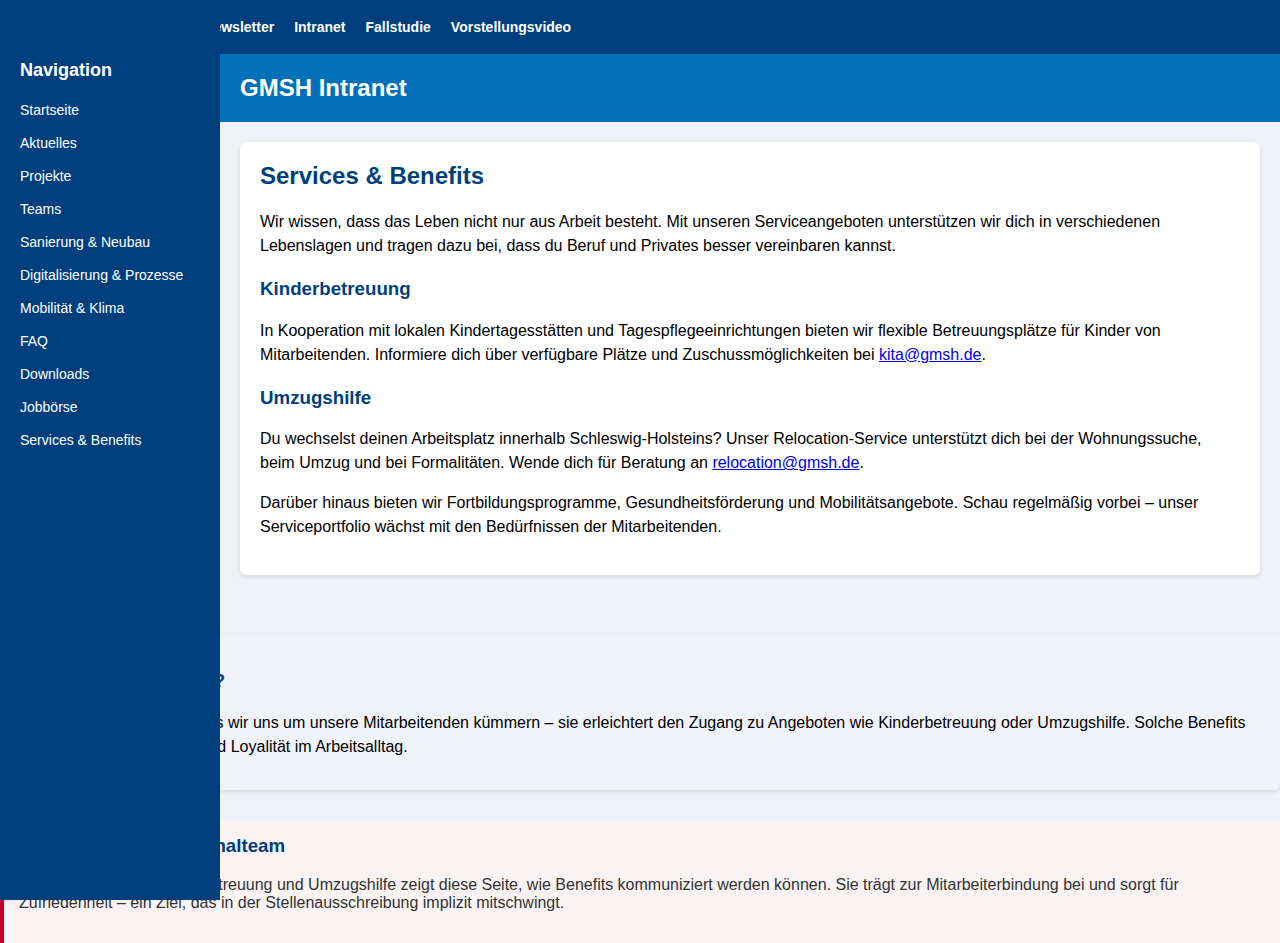
<file: intranet/services.html>
<!DOCTYPE html>
<html lang="de">
<head>
<meta charset="UTF-8">
<title>Intranet – Services & Benefits</title>
<style>
body { margin: 0; font-family: Arial, sans-serif; background: #eef2f7; }
.navbar { background: #003f7d; color: white; padding: 12px 20px; display: flex; gap: 20px; align-items: center; }
.navbar a { color: white; text-decoration: none; font-weight: bold; font-size: 14px; }
.navbar a:hover { text-decoration: underline; }
.sidebar { position: fixed; left: 0; top: 0; bottom: 0; width: 220px; background: #003f7d; color: white; padding-top: 60px; }
.sidebar h2 { margin: 0 0 20px 20px; font-size: 18px; }
.sidebar ul { list-style: none; padding-left: 20px; }
.sidebar li { margin-bottom: 15px; }
.sidebar a { color: white; text-decoration: none; font-size: 14px; }
.header { margin-left: 220px; background: #0070b8; color: white; padding: 20px; }
.header h1 { margin: 0; font-size: 24px; }
.content { margin-left: 220px; padding: 20px; }
.card { background: white; padding: 20px; margin-bottom: 20px; border-radius: 6px; box-shadow: 0 2px 4px rgba(0,0,0,0.1); }
.card h2 { color: #003f7d; margin-top: 0; }
.card p { line-height: 1.5; }
.card h3 { color: #003f7d; margin-top: 20px; }
/* CTA button style */
a.cta-button {
  background: #c5002e;
  color: white;
  padding: 10px 16px;
  border-radius: 4px;
  text-decoration: none;
  font-weight: bold;
  display: inline-flex;
  align-items: center;
  gap: 8px;
}
a.cta-button:hover {
  background: #a40024;
}
a.cta-button svg {
  width: 16px;
  height: 16px;
  fill: white;
}
.hr-explanation { background: #f9f3f3; border-left: 4px solid #c5002e; padding: 15px; margin-top: 30px; color: #333; }.hr-explanation h3 { margin-top: 0; color: #003f7d; }</style>
</head>
<body>
<nav class="navbar">
    <img src="../assets/logo_gmsh.png" alt="GMSH Logo" style="height:30px;width:auto;object-fit:contain;margin-right:10px;vertical-align:middle;" />
    <a href="../index.html">Startseite</a>
    <a href="../newsletter/index.html">Newsletter</a>
    <a href="../intranet/index.html">Intranet</a>
    <a href="../case-study/index.html">Fallstudie</a>
    <a href="../intro/index.html">Vorstellungsvideo</a>
</nav>
<div class="sidebar">
  <h2>Navigation</h2>
  <ul>
    <li><a href="index.html">Startseite</a></li><li><a href="aktuelles.html">Aktuelles</a></li><li><a href="projekte.html">Projekte</a></li><li><a href="teams.html">Teams</a></li><li><a href="sanierung_neubau.html">Sanierung & Neubau</a></li><li><a href="digitalisierung_prozesse.html">Digitalisierung & Prozesse</a></li><li><a href="mobilitaet_klima.html">Mobilität & Klima</a></li><li><a href="faq.html">FAQ</a></li><li><a href="downloads.html">Downloads</a></li><li><a href="jobboerse.html">Jobbörse</a></li><li><a href="services.html">Services & Benefits</a></li>
  </ul>
</div>
<div class="header"><h1>GMSH Intranet</h1></div>
<div class="content">
<div class="card">
  <h2>Services & Benefits</h2>
  <p>Wir wissen, dass das Leben nicht nur aus Arbeit besteht. Mit unseren Serviceangeboten unterstützen wir dich in verschiedenen Lebenslagen und tragen dazu bei, dass du Beruf und Privates besser vereinbaren kannst.</p>
  <h3>Kinderbetreuung</h3>
  <p>In Kooperation mit lokalen Kindertagesstätten und Tagespflegeeinrichtungen bieten wir flexible Betreuungsplätze für Kinder von Mitarbeitenden. Informiere dich über verfügbare Plätze und Zuschussmöglichkeiten bei <a href="mailto:kita@gmsh.de">kita@gmsh.de</a>.</p>
  <h3>Umzugshilfe</h3>
  <p>Du wechselst deinen Arbeitsplatz innerhalb Schleswig-Holsteins? Unser Relocation-Service unterstützt dich bei der Wohnungssuche, beim Umzug und bei Formalitäten. Wende dich für Beratung an <a href="mailto:relocation@gmsh.de">relocation@gmsh.de</a>.</p>
  <p>Darüber hinaus bieten wir Fortbildungsprogramme, Gesundheitsförderung und Mobilitätsangebote. Schau regelmäßig vorbei – unser Serviceportfolio wächst mit den Bedürfnissen der Mitarbeitenden.</p>
</div>
</div>
<div class="card" style="background:#f0f4fa;margin-top:20px;padding:15px;border-left:4px solid #c5002e;">
  <h3>Warum dieses Format?</h3>
  <p>Eine Serviceseite zeigt, dass wir uns um unsere Mitarbeitenden kümmern – sie erleichtert den Zugang zu Angeboten wie Kinderbetreuung oder Umzugshilfe. Solche Benefits stärken die Zufriedenheit und Loyalität im Arbeitsalltag.</p>
</div>

<div class="hr-explanation"><h3>Hinweis für das Personalteam</h3><p>Mit Angeboten wie Kinderbetreuung und Umzugshilfe zeigt diese Seite, wie Benefits kommuniziert werden können.  Sie trägt zur Mitarbeiterbindung bei und sorgt für Zufriedenheit – ein Ziel, das in der Stellenausschreibung implizit mitschwingt.</p></div></body>
</html>
</file>
<file: assets/css/style.css>
/* Reset and Base Styles */
* {
    margin: 0;
    padding: 0;
    box-sizing: border-box;
}

html {
    scroll-behavior: smooth;
}

body {
    font-family: 'Inter', -apple-system, BlinkMacSystemFont, 'Segoe UI', Roboto, sans-serif;
    line-height: 1.6;
    color: #2d3748;
    background: linear-gradient(135deg, #f5f7fa 0%, #f7f9fc 100%);
    min-height: 100vh;
}

/* CSS Custom Properties */
:root {
    --primary-navy: #003f7d;
    --primary-azure: #0070b8;
    --accent-red: #c5002e;
    --bg-light: #f5f7fa;
    --bg-lighter: #f7f9fc;
    --text-dark: #2d3748;
    --text-medium: #4a5568;
    --text-light: #718096;
    --white: #ffffff;
    --shadow-sm: 0 1px 3px 0 rgba(0, 0, 0, 0.1), 0 1px 2px 0 rgba(0, 0, 0, 0.06);
    --shadow-md: 0 4px 6px -1px rgba(0, 0, 0, 0.1), 0 2px 4px -1px rgba(0, 0, 0, 0.06);
    --shadow-lg: 0 10px 15px -3px rgba(0, 0, 0, 0.1), 0 4px 6px -2px rgba(0, 0, 0, 0.05);
    --radius-sm: 8px;
    --radius-md: 12px;
    --radius-lg: 16px;
    --transition: all 0.2s ease-out;
}

/* Skip Link for Accessibility */
.skip-link {
    position: absolute;
    top: -40px;
    left: 6px;
    background: var(--primary-navy);
    color: var(--white);
    padding: 8px;
    text-decoration: none;
    border-radius: var(--radius-sm);
    z-index: 1000;
    transition: var(--transition);
}

.skip-link:focus {
    top: 6px;
}

/* Container */
.container {
    max-width: 1200px;
    margin: 0 auto;
    padding: 0 1rem;
}

/* Navigation */
.navbar {
    position: fixed;
    top: 0;
    left: 0;
    right: 0;
    background: rgba(255, 255, 255, 0.95);
    backdrop-filter: blur(10px);
    border-bottom: 1px solid rgba(255, 255, 255, 0.2);
    z-index: 1000;
    transition: var(--transition);
}

.navbar.scrolled {
    background: rgba(255, 255, 255, 0.98);
    box-shadow: var(--shadow-md);
}

.nav-container {
    max-width: 1200px;
    margin: 0 auto;
    padding: 0 1rem;
    display: flex;
    justify-content: space-between;
    align-items: center;
    height: 70px;
}

.nav-logo .logo-text {
    font-size: 1.5rem;
    font-weight: 700;
    color: var(--primary-navy);
    text-decoration: none;
}

.nav-menu {
    display: flex;
    list-style: none;
    gap: 2rem;
}

.nav-link {
    text-decoration: none;
    color: var(--text-medium);
    font-weight: 500;
    transition: var(--transition);
    position: relative;
}

.nav-link:hover,
.nav-link.active {
    color: var(--primary-navy);
}

.nav-link.active::after {
    content: '';
    position: absolute;
    bottom: -8px;
    left: 0;
    right: 0;
    height: 2px;
    background: var(--accent-red);
    border-radius: 1px;
}

.hamburger {
    display: none;
    flex-direction: column;
    cursor: pointer;
    gap: 4px;
}

.hamburger .bar {
    width: 25px;
    height: 3px;
    background: var(--primary-navy);
    border-radius: 2px;
    transition: var(--transition);
}

/* Glass Card Effect */
.glass-card {
    background: rgba(255, 255, 255, 0.25);
    backdrop-filter: blur(10px);
    border: 1px solid rgba(255, 255, 255, 0.3);
    border-radius: var(--radius-lg);
    box-shadow: var(--shadow-lg);
    transition: var(--transition);
}

.glass-card:hover {
    transform: translateY(-2px);
    box-shadow: 0 20px 25px -5px rgba(0, 0, 0, 0.1), 0 10px 10px -5px rgba(0, 0, 0, 0.04);
}

/* Buttons */
.btn {
    display: inline-flex;
    align-items: center;
    justify-content: center;
    padding: 0.75rem 1.5rem;
    border-radius: var(--radius-md);
    font-weight: 600;
    text-decoration: none;
    transition: var(--transition);
    border: 2px solid transparent;
    cursor: pointer;
    font-size: 0.875rem;
}

.btn:focus {
    outline: 2px solid var(--primary-azure);
    outline-offset: 2px;
}

.btn-primary {
    background: var(--accent-red);
    color: var(--white);
}

.btn-primary:hover {
    background: #a8001f;
    transform: translateY(-1px);
}

.btn-outline {
    background: transparent;
    color: var(--primary-navy);
    border-color: var(--primary-navy);
}

.btn-outline:hover {
    background: var(--primary-navy);
    color: var(--white);
}

/* Hero Section */
.hero {
    position: relative;
    min-height: 100vh;
    display: flex;
    align-items: center;
    padding-top: 70px;
    overflow: hidden;
}

.hero-background {
    position: absolute;
    top: 0;
    left: 0;
    right: 0;
    bottom: 0;
    background: linear-gradient(135deg, var(--bg-light) 0%, var(--bg-lighter) 50%, #e2e8f0 100%);
    z-index: -1;
}

.hero-content {
    max-width: 800px;
    text-align: center;
    margin: 0 auto;
    padding: 2rem 0;
}

.hero-title {
    font-size: clamp(2.5rem, 5vw, 4rem);
    font-weight: 700;
    color: var(--primary-navy);
    margin-bottom: 1.5rem;
    line-height: 1.2;
}

.hero-subtitle {
    font-size: 1.25rem;
    color: var(--text-medium);
    margin-bottom: 1.5rem;
    font-weight: 500;
}

.hero-description {
    font-size: 1.1rem;
    color: var(--text-medium);
    margin-bottom: 1rem;
}

/* Page Header */
.page-header {
    padding: 120px 0 60px;
    text-align: center;
}

.page-title {
    font-size: clamp(2rem, 4vw, 3rem);
    font-weight: 700;
    color: var(--primary-navy);
    margin-bottom: 1rem;
}

.page-subtitle {
    font-size: 1.2rem;
    color: var(--text-medium);
    max-width: 600px;
    margin: 0 auto;
}

/* Section Styles */
section {
    padding: 4rem 0;
}

.section-title {
    font-size: 2.5rem;
    font-weight: 700;
    color: var(--primary-navy);
    text-align: center;
    margin-bottom: 3rem;
}

/* Features Section */
.features-grid {
    display: grid;
    grid-template-columns: repeat(auto-fit, minmax(300px, 1fr));
    gap: 2rem;
    margin-top: 3rem;
}

.feature-card {
    padding: 2rem;
    text-align: center;
}

.feature-icon {
    width: 60px;
    height: 60px;
    background: linear-gradient(135deg, var(--primary-azure), var(--primary-navy));
    border-radius: 50%;
    display: flex;
    align-items: center;
    justify-content: center;
    margin: 0 auto 1.5rem;
    color: var(--white);
}

.feature-title {
    font-size: 1.5rem;
    font-weight: 600;
    color: var(--primary-navy);
    margin-bottom: 1rem;
}

.feature-description {
    color: var(--text-medium);
    font-size: 1.1rem;
}

/* Process Section */
.process {
    background: rgba(255, 255, 255, 0.5);
}

.process-grid {
    display: grid;
    grid-template-columns: repeat(auto-fit, minmax(300px, 1fr));
    gap: 2rem;
}

.process-step {
    padding: 2rem;
    text-align: center;
    position: relative;
}

.step-number {
    width: 50px;
    height: 50px;
    background: var(--accent-red);
    color: var(--white);
    border-radius: 50%;
    display: flex;
    align-items: center;
    justify-content: center;
    font-size: 1.5rem;
    font-weight: 700;
    margin: 0 auto 1.5rem;
}

.step-title {
    font-size: 1.5rem;
    font-weight: 600;
    color: var(--primary-navy);
    margin-bottom: 1rem;
}

.step-description {
    color: var(--text-medium);
    font-size: 1.1rem;
}

/* Demo Components */
.components-grid {
    display: grid;
    grid-template-columns: repeat(auto-fit, minmax(280px, 1fr));
    gap: 2rem;
}

.component-card {
    padding: 2rem;
    text-decoration: none;
    color: inherit;
    display: block;
    transition: var(--transition);
}

.component-card:hover {
    color: inherit;
    text-decoration: none;
}

.component-icon {
    width: 60px;
    height: 60px;
    background: linear-gradient(135deg, var(--primary-azure), var(--primary-navy));
    border-radius: var(--radius-md);
    display: flex;
    align-items: center;
    justify-content: center;
    margin-bottom: 1.5rem;
    color: var(--white);
}

.component-title {
    font-size: 1.5rem;
    font-weight: 600;
    color: var(--primary-navy);
    margin-bottom: 1rem;
}

.component-description {
    color: var(--text-medium);
    font-size: 1.1rem;
}

/* HR Callout */
.hr-callout {
    padding: 3rem 0;
}

.callout-card {
    max-width: 960px;
    margin: 0 auto;
    padding: 2rem;
    display: flex;
    align-items: flex-start;
    gap: 1.5rem;
}

.callout-icon {
    width: 50px;
    height: 50px;
    background: linear-gradient(135deg, #fbbf24, #f59e0b);
    border-radius: 50%;
    display: flex;
    align-items: center;
    justify-content: center;
    color: var(--white);
    flex-shrink: 0;
}

.callout-content {
    flex: 1;
}

.callout-title {
    font-size: 1.5rem;
    font-weight: 600;
    color: var(--primary-navy);
    margin-bottom: 0.5rem;
}

.callout-text {
    color: var(--text-medium);
    font-size: 1.1rem;
}

/* Newsletter Articles */
.articles-grid {
    display: grid;
    grid-template-columns: repeat(auto-fit, minmax(350px, 1fr));
    gap: 2rem;
}

.article-card {
    padding: 0;
    overflow: hidden;
}

.article-image {
    height: 200px;
    background: linear-gradient(135deg, var(--bg-light), var(--bg-lighter));
    display: flex;
    align-items: center;
    justify-content: center;
}

.image-placeholder {
    color: var(--text-light);
}

.article-content {
    padding: 2rem;
}

.article-title {
    font-size: 1.5rem;
    font-weight: 600;
    color: var(--primary-navy);
    margin-bottom: 1rem;
}

.article-excerpt {
    color: var(--text-medium);
    margin-bottom: 1.5rem;
    line-height: 1.6;
}

.article-meta {
    display: flex;
    gap: 1rem;
    margin-bottom: 1.5rem;
    font-size: 0.875rem;
    color: var(--text-light);
}

.article-category {
    background: var(--primary-azure);
    color: var(--white);
    padding: 0.25rem 0.75rem;
    border-radius: var(--radius-sm);
    font-weight: 500;
}

.article-cta {
    font-size: 0.875rem;
}

/* Intranet Styles */
.intranet-page {
    padding-left: 0;
}

.sidebar-toggle {
    position: fixed;
    top: 90px;
    left: 1rem;
    z-index: 999;
    background: var(--white);
    border: 1px solid rgba(0, 0, 0, 0.1);
    border-radius: var(--radius-md);
    padding: 0.75rem;
    cursor: pointer;
    box-shadow: var(--shadow-md);
    display: none;
}

.sidebar-overlay {
    position: fixed;
    top: 0;
    left: 0;
    right: 0;
    bottom: 0;
    background: rgba(0, 0, 0, 0.5);
    z-index: 998;
    opacity: 0;
    visibility: hidden;
    transition: var(--transition);
}

.sidebar-overlay.active {
    opacity: 1;
    visibility: visible;
}

.sidebar {
    position: fixed;
    top: 70px;
    left: 0;
    width: 280px;
    height: calc(100vh - 70px);
    background: rgba(255, 255, 255, 0.95);
    backdrop-filter: blur(10px);
    border-right: 1px solid rgba(255, 255, 255, 0.2);
    z-index: 999;
    overflow-y: auto;
    transition: var(--transition);
}

.sidebar-header {
    padding: 1.5rem;
    border-bottom: 1px solid rgba(0, 0, 0, 0.1);
    display: flex;
    justify-content: space-between;
    align-items: center;
}

.sidebar-title {
    font-size: 1.25rem;
    font-weight: 600;
    color: var(--primary-navy);
}

.sidebar-close {
    background: none;
    border: none;
    cursor: pointer;
    padding: 0.5rem;
    border-radius: var(--radius-sm);
    display: none;
}

.sidebar-nav {
    padding: 1rem 0;
}

.sidebar-menu {
    list-style: none;
}

.sidebar-item {
    margin-bottom: 0.25rem;
}

.sidebar-link {
    display: flex;
    align-items: center;
    gap: 0.75rem;
    padding: 0.75rem 1.5rem;
    text-decoration: none;
    color: var(--text-medium);
    transition: var(--transition);
}

.sidebar-link:hover,
.sidebar-link.active {
    background: rgba(0, 63, 125, 0.1);
    color: var(--primary-navy);
}

.main-content {
    margin-left: 280px;
    min-height: 100vh;
    padding-top: 70px;
}

/* Quick Access Cards */
.cards-grid {
    display: grid;
    grid-template-columns: repeat(auto-fit, minmax(300px, 1fr));
    gap: 2rem;
    margin-bottom: 3rem;
}

.quick-card {
    padding: 2rem;
    position: relative;
}

.card-icon {
    width: 50px;
    height: 50px;
    background: linear-gradient(135deg, var(--primary-azure), var(--primary-navy));
    border-radius: var(--radius-md);
    display: flex;
    align-items: center;
    justify-content: center;
    margin-bottom: 1.5rem;
    color: var(--white);
}

.card-title {
    font-size: 1.5rem;
    font-weight: 600;
    color: var(--primary-navy);
    margin-bottom: 0.5rem;
}

.card-description {
    color: var(--text-medium);
    margin-bottom: 1rem;
}

.card-badge {
    position: absolute;
    top: 1rem;
    right: 1rem;
    background: var(--accent-red);
    color: var(--white);
    padding: 0.25rem 0.75rem;
    border-radius: var(--radius-sm);
    font-size: 0.75rem;
    font-weight: 600;
}

/* Services Grid */
.services-grid {
    display: grid;
    grid-template-columns: repeat(auto-fit, minmax(250px, 1fr));
    gap: 1.5rem;
}

.service-card {
    padding: 1.5rem;
    text-decoration: none;
    color: inherit;
    display: block;
    text-align: center;
}

.service-card:hover {
    color: inherit;
    text-decoration: none;
}

.service-icon {
    width: 60px;
    height: 60px;
    background: linear-gradient(135deg, var(--primary-azure), var(--primary-navy));
    border-radius: var(--radius-md);
    display: flex;
    align-items: center;
    justify-content: center;
    margin: 0 auto 1rem;
    color: var(--white);
}

.service-title {
    font-size: 1.25rem;
    font-weight: 600;
    color: var(--primary-navy);
    margin-bottom: 0.5rem;
}

.service-description {
    color: var(--text-medium);
    font-size: 0.9rem;
}

/* Case Study Timeline */
.case-study-timeline {
    padding: 4rem 0;
}

.timeline {
    position: relative;
    max-width: 800px;
    margin: 0 auto;
}

.timeline::before {
    content: '';
    position: absolute;
    left: 30px;
    top: 0;
    bottom: 0;
    width: 2px;
    background: linear-gradient(to bottom, var(--primary-azure), var(--primary-navy));
}

.timeline-item {
    position: relative;
    margin-bottom: 3rem;
    padding-left: 80px;
}

.timeline-marker {
    position: absolute;
    left: 0;
    top: 0;
}

.marker-number {
    width: 60px;
    height: 60px;
    background: var(--white);
    border: 3px solid var(--primary-azure);
    border-radius: 50%;
    display: flex;
    align-items: center;
    justify-content: center;
    font-size: 1.5rem;
    font-weight: 700;
    color: var(--primary-navy);
}

.timeline-card {
    padding: 2rem;
}

.card-header {
    display: flex;
    justify-content: space-between;
    align-items: center;
    margin-bottom: 1.5rem;
}

.card-title {
    font-size: 1.5rem;
    font-weight: 600;
    color: var(--primary-navy);
}

.card-icon {
    color: var(--primary-azure);
}

.card-content p {
    color: var(--text-medium);
    margin-bottom: 1rem;
    line-height: 1.6;
}

.card-metrics {
    margin-top: 1.5rem;
}

.metric {
    text-align: center;
}

.metric-value {
    display: block;
    font-size: 2rem;
    font-weight: 700;
    color: var(--accent-red);
}

.metric-label {
    font-size: 0.875rem;
    color: var(--text-light);
}

.goal-list {
    list-style: none;
}

.goal-list li {
    position: relative;
    padding-left: 1.5rem;
    margin-bottom: 0.5rem;
    color: var(--text-medium);
}

.goal-list li::before {
    content: '✓';
    position: absolute;
    left: 0;
    color: var(--accent-red);
    font-weight: 700;
}

.concept-grid {
    display: grid;
    grid-template-columns: repeat(auto-fit, minmax(200px, 1fr));
    gap: 1.5rem;
}

.concept-item h4 {
    color: var(--primary-navy);
    font-weight: 600;
    margin-bottom: 0.5rem;
}

.mockup-gallery {
    display: grid;
    grid-template-columns: repeat(auto-fit, minmax(150px, 1fr));
    gap: 1rem;
    margin-top: 1rem;
}

.mockup-item {
    text-align: center;
}

.mockup-placeholder {
    width: 100%;
    height: 100px;
    background: var(--bg-light);
    border-radius: var(--radius-md);
    display: flex;
    align-items: center;
    justify-content: center;
    margin-bottom: 0.5rem;
    color: var(--text-light);
}

.lessons-grid {
    display: grid;
    grid-template-columns: repeat(auto-fit, minmax(300px, 1fr));
    gap: 2rem;
}

.lesson-item {
    padding: 1.5rem;
    border-radius: var(--radius-md);
}

.lesson-item.success {
    background: rgba(34, 197, 94, 0.1);
    border-left: 4px solid #22c55e;
}

.lesson-item.improvement {
    background: rgba(251, 191, 36, 0.1);
    border-left: 4px solid #fbbf24;
}

.lesson-item h4 {
    color: var(--primary-navy);
    font-weight: 600;
    margin-bottom: 1rem;
}

.lesson-item ul {
    list-style: none;
}

.lesson-item li {
    position: relative;
    padding-left: 1.5rem;
    margin-bottom: 0.5rem;
    color: var(--text-medium);
}

.lesson-item.success li::before {
    content: '✓';
    position: absolute;
    left: 0;
    color: #22c55e;
    font-weight: 700;
}

.lesson-item.improvement li::before {
    content: '→';
    position: absolute;
    left: 0;
    color: #fbbf24;
    font-weight: 700;
}

.results-grid {
    display: grid;
    grid-template-columns: repeat(auto-fit, minmax(200px, 1fr));
    gap: 2rem;
    margin-bottom: 2rem;
}

.result-metric {
    text-align: center;
    padding: 1rem;
    background: rgba(255, 255, 255, 0.5);
    border-radius: var(--radius-md);
}

.result-metric .metric-value {
    font-size: 2.5rem;
    font-weight: 700;
    color: var(--accent-red);
    display: block;
}

.result-metric .metric-label {
    font-size: 0.875rem;
    color: var(--text-medium);
    margin-top: 0.5rem;
}

.impact-summary h4 {
    color: var(--primary-navy);
    font-weight: 600;
    margin-bottom: 1rem;
}

/* Video Section */
.video-section {
    padding: 4rem 0;
}

.video-container {
    max-width: 800px;
    margin: 0 auto 3rem;
}

.video-wrapper {
    position: relative;
    width: 100%;
    height: 0;
    padding-bottom: 56.25%; /* 16:9 aspect ratio */
    border-radius: var(--radius-lg);
    overflow: hidden;
    box-shadow: var(--shadow-lg);
}

.video-wrapper iframe {
    position: absolute;
    top: 0;
    left: 0;
    width: 100%;
    height: 100%;
}

.video-content {
    max-width: 800px;
    margin: 0 auto;
}

.content-grid {
    display: grid;
    grid-template-columns: repeat(auto-fit, minmax(350px, 1fr));
    gap: 2rem;
}

.content-card {
    padding: 2rem;
}

.content-title {
    font-size: 1.5rem;
    font-weight: 600;
    color: var(--primary-navy);
    margin-bottom: 1rem;
}

.content-text {
    color: var(--text-medium);
    line-height: 1.6;
}

.approach-list {
    list-style: none;
}

.approach-list li {
    display: flex;
    align-items: center;
    gap: 0.75rem;
    margin-bottom: 1rem;
    color: var(--text-medium);
}

.approach-icon {
    width: 30px;
    height: 30px;
    background: linear-gradient(135deg, var(--primary-azure), var(--primary-navy));
    border-radius: 50%;
    display: flex;
    align-items: center;
    justify-content: center;
    color: var(--white);
    flex-shrink: 0;
}

/* Key Topics */
.key-topics {
    background: rgba(255, 255, 255, 0.5);
}

.topics-grid {
    display: grid;
    grid-template-columns: repeat(auto-fit, minmax(280px, 1fr));
    gap: 2rem;
}

.topic-card {
    padding: 2rem;
    text-align: center;
}

.topic-icon {
    width: 60px;
    height: 60px;
    background: linear-gradient(135deg, var(--primary-azure), var(--primary-navy));
    border-radius: var(--radius-md);
    display: flex;
    align-items: center;
    justify-content: center;
    margin: 0 auto 1.5rem;
    color: var(--white);
}

.topic-title {
    font-size: 1.5rem;
    font-weight: 600;
    color: var(--primary-navy);
    margin-bottom: 1rem;
}

.topic-description {
    color: var(--text-medium);
    line-height: 1.6;
}

/* Contact Section */
.contact-section {
    padding: 4rem 0;
}

.contact-card {
    max-width: 600px;
    margin: 0 auto;
    padding: 3rem;
    display: flex;
    align-items: center;
    gap: 2rem;
    text-align: center;
}

.contact-content {
    flex: 1;
}

.contact-title {
    font-size: 2rem;
    font-weight: 700;
    color: var(--primary-navy);
    margin-bottom: 1rem;
}

.contact-text {
    color: var(--text-medium);
    margin-bottom: 2rem;
    line-height: 1.6;
}

.contact-icon {
    color: var(--primary-azure);
    flex-shrink: 0;
}

/* Animations */
.fade-in {
    opacity: 0;
    transform: translateY(20px);
    transition: opacity 0.6s ease-out, transform 0.6s ease-out;
}

.fade-in.visible {
    opacity: 1;
    transform: translateY(0);
}

/* Responsive Design */
@media (max-width: 768px) {
    .nav-menu {
        position: fixed;
        left: -100%;
        top: 70px;
        flex-direction: column;
        background: rgba(255, 255, 255, 0.98);
        backdrop-filter: blur(10px);
        width: 100%;
        text-align: center;
        transition: var(--transition);
        box-shadow: var(--shadow-md);
        padding: 2rem 0;
    }

    .nav-menu.active {
        left: 0;
    }

    .hamburger {
        display: flex;
    }

    .hamburger.active .bar:nth-child(2) {
        opacity: 0;
    }

    .hamburger.active .bar:nth-child(1) {
        transform: translateY(7px) rotate(45deg);
    }

    .hamburger.active .bar:nth-child(3) {
        transform: translateY(-7px) rotate(-45deg);
    }

    .hero-content {
        padding: 1rem 0;
    }

    .section-title {
        font-size: 2rem;
    }

    .callout-card {
        flex-direction: column;
        text-align: center;
    }

    .contact-card {
        flex-direction: column;
        text-align: center;
    }

    /* Intranet Mobile */
    .intranet-page .main-content {
        margin-left: 0;
    }

    .sidebar-toggle {
        display: block;
    }

    .sidebar {
        transform: translateX(-100%);
    }

    .sidebar.active {
        transform: translateX(0);
    }

    .sidebar-close {
        display: block;
    }

    .timeline::before {
        left: 15px;
    }

    .timeline-item {
        padding-left: 50px;
    }

    .marker-number {
        width: 30px;
        height: 30px;
        font-size: 1rem;
    }
}

@media (max-width: 480px) {
    .container {
        padding: 0 0.75rem;
    }

    .hero-title {
        font-size: 2rem;
    }

    .hero-subtitle {
        font-size: 1.1rem;
    }

    .features-grid,
    .components-grid,
    .cards-grid {
        grid-template-columns: 1fr;
    }

    .content-grid {
        grid-template-columns: 1fr;
    }

    .results-grid {
        grid-template-columns: repeat(2, 1fr);
    }
}

/* Focus States for Accessibility */
*:focus {
    outline: 2px solid var(--primary-azure);
    outline-offset: 2px;
}

/* High Contrast Mode Support */
@media (prefers-contrast: high) {
    .glass-card {
        background: var(--white);
        border: 2px solid var(--text-dark);
    }
}

/* Reduced Motion Support */
@media (prefers-reduced-motion: reduce) {
    * {
        animation-duration: 0.01ms !important;
        animation-iteration-count: 1 !important;
        transition-duration: 0.01ms !important;
    }
    
    .fade-in {
        opacity: 1;
        transform: none;
    }
}
</file>
